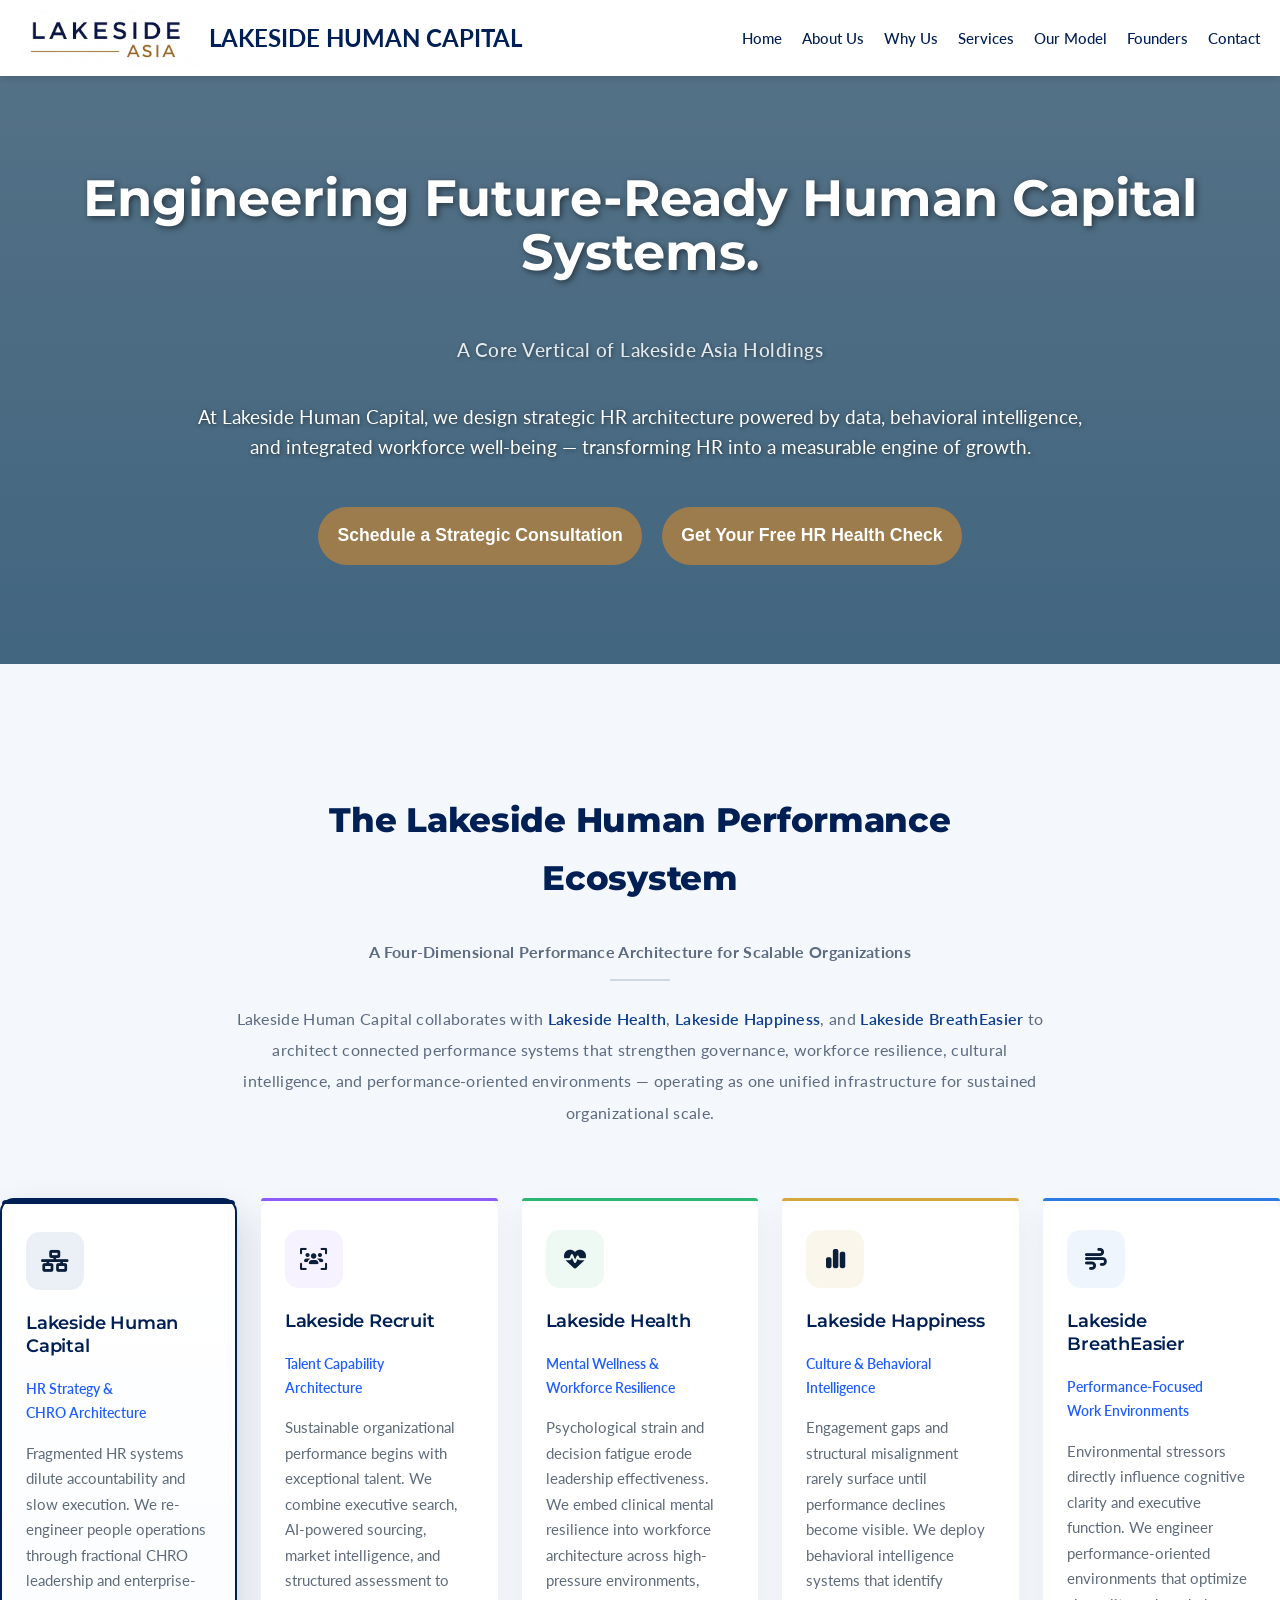
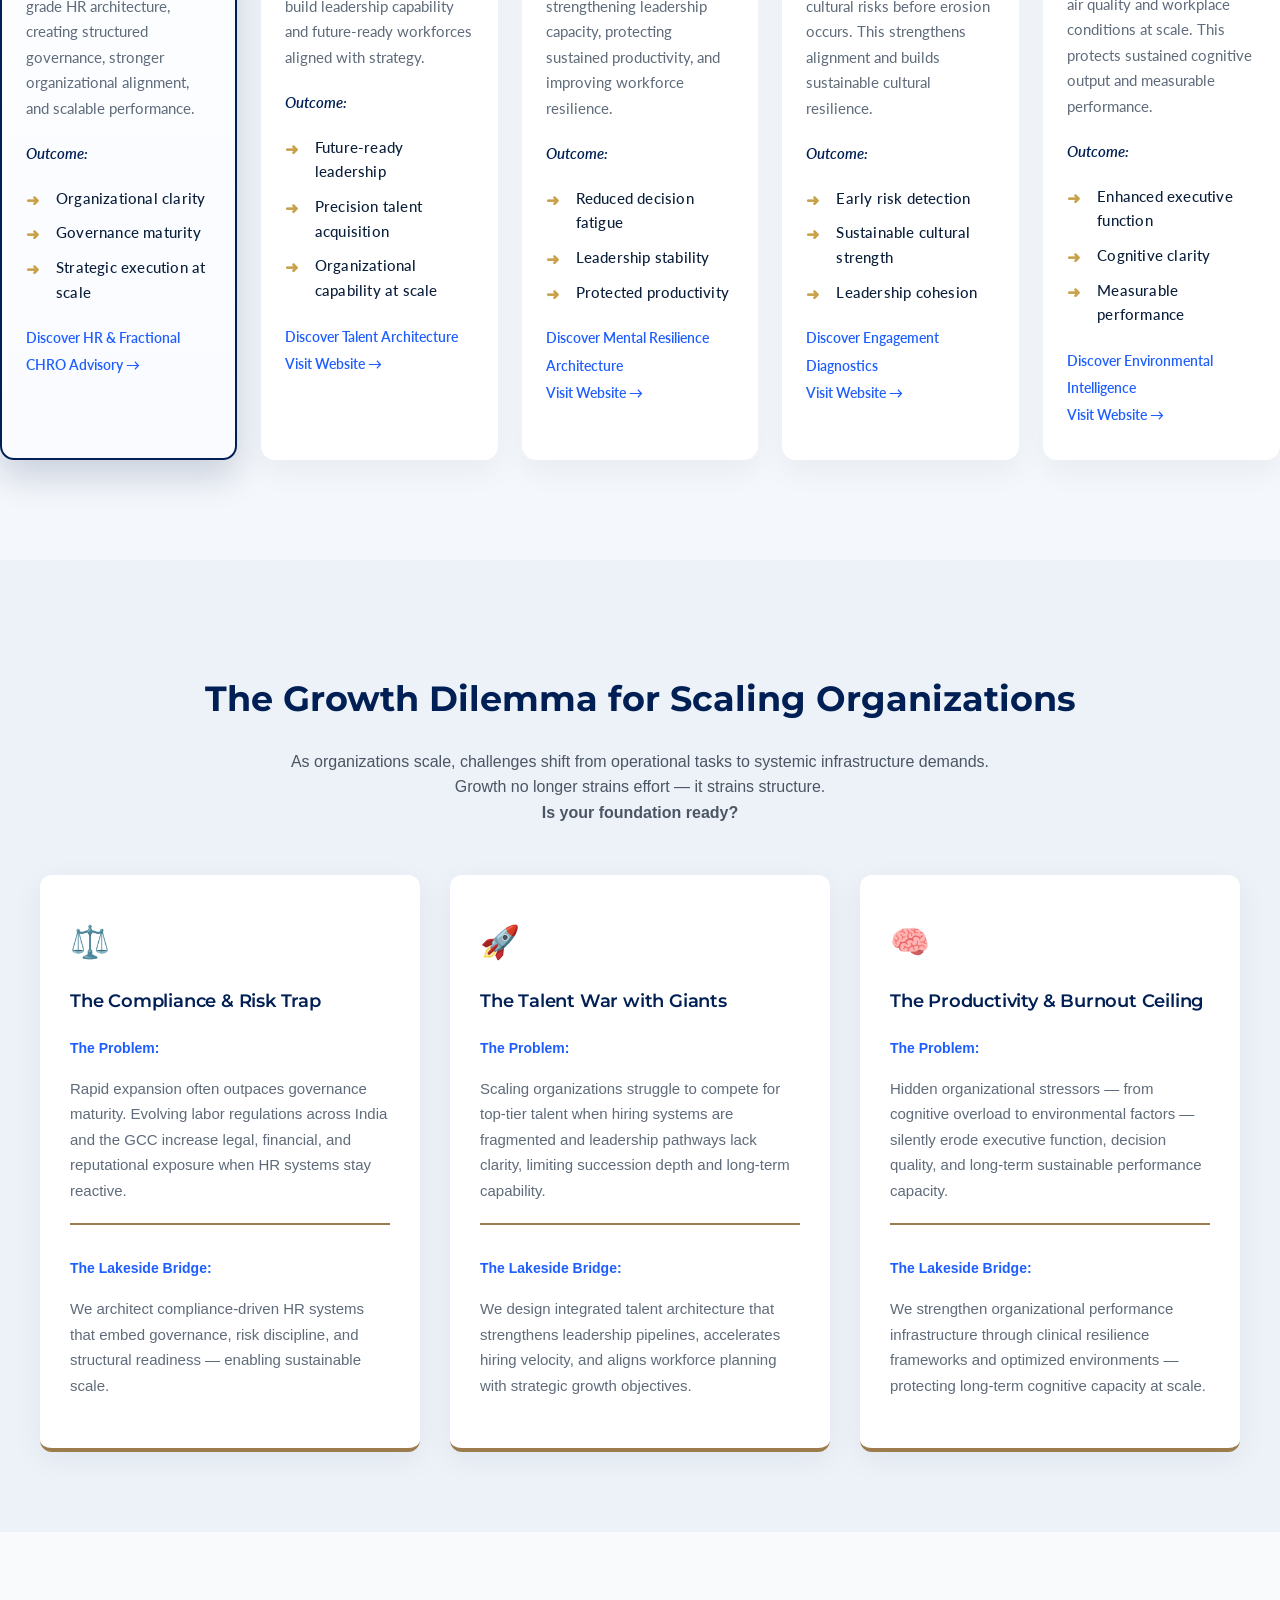
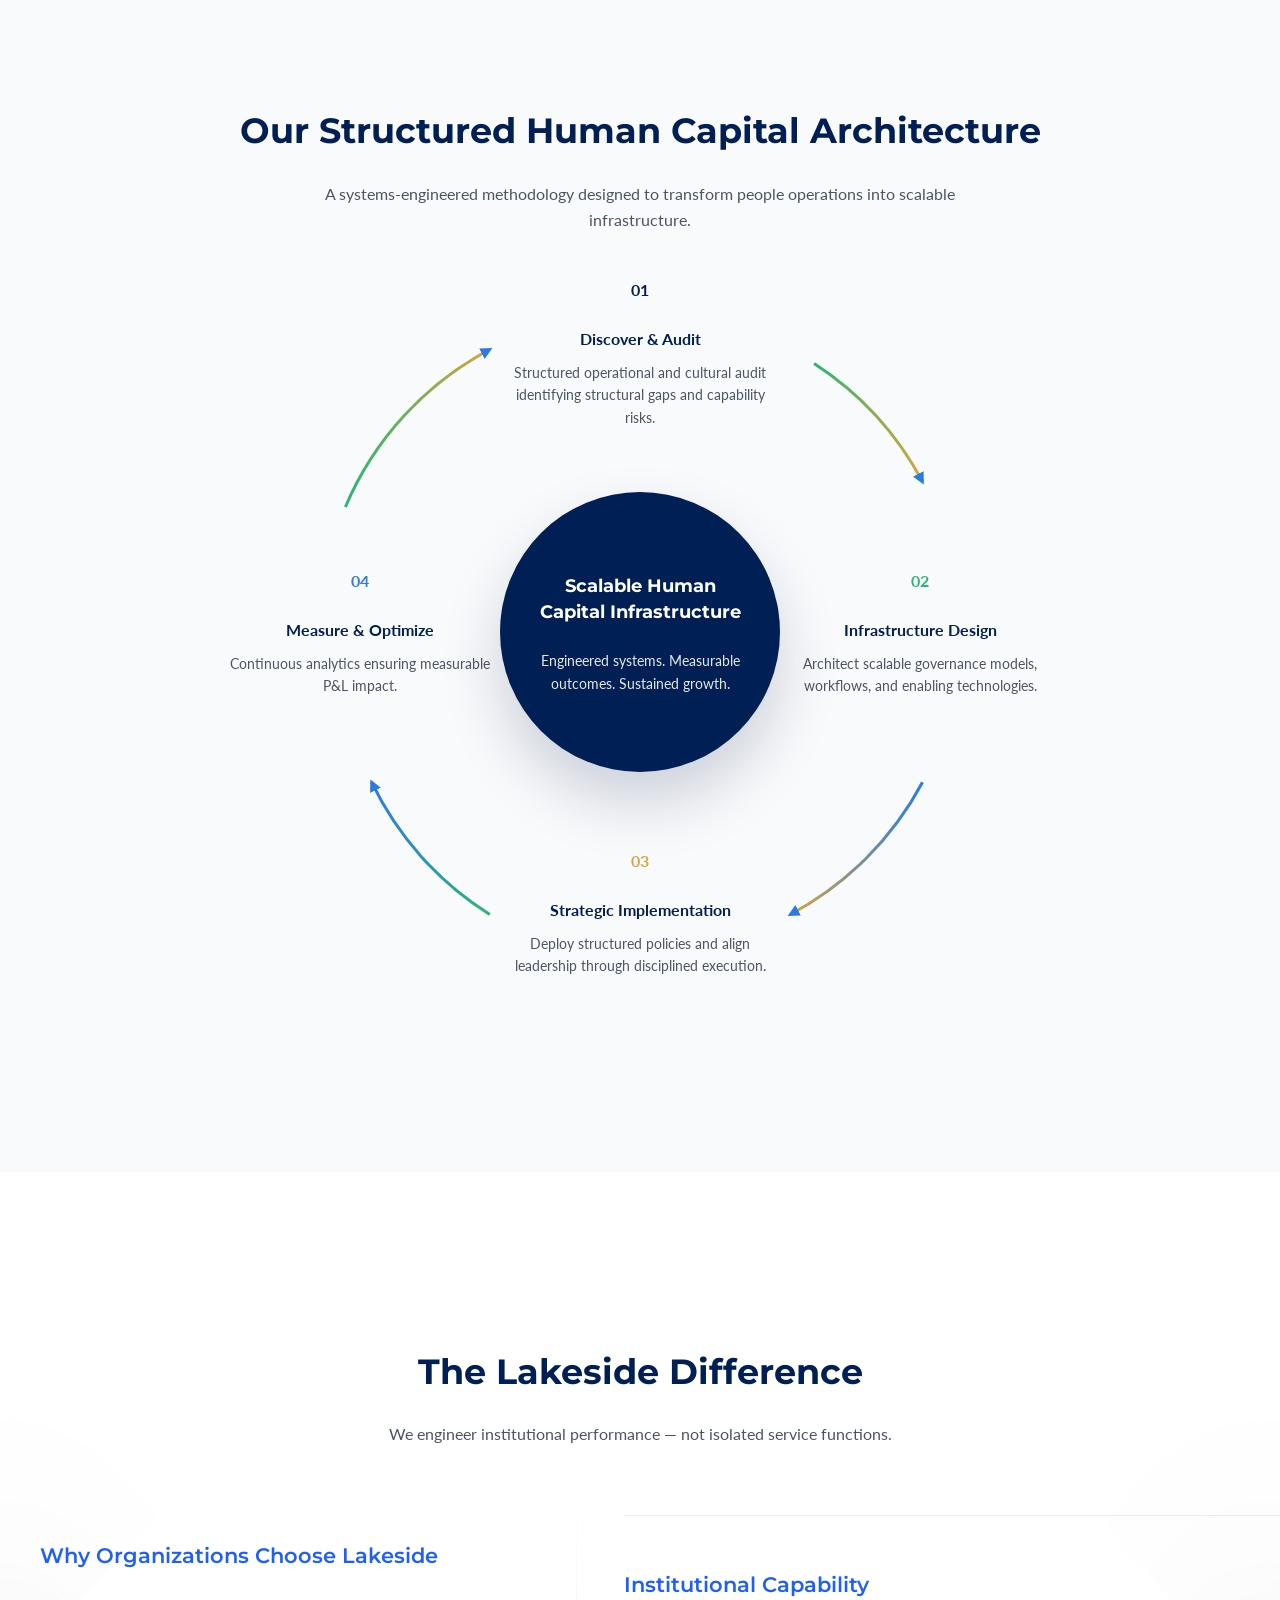
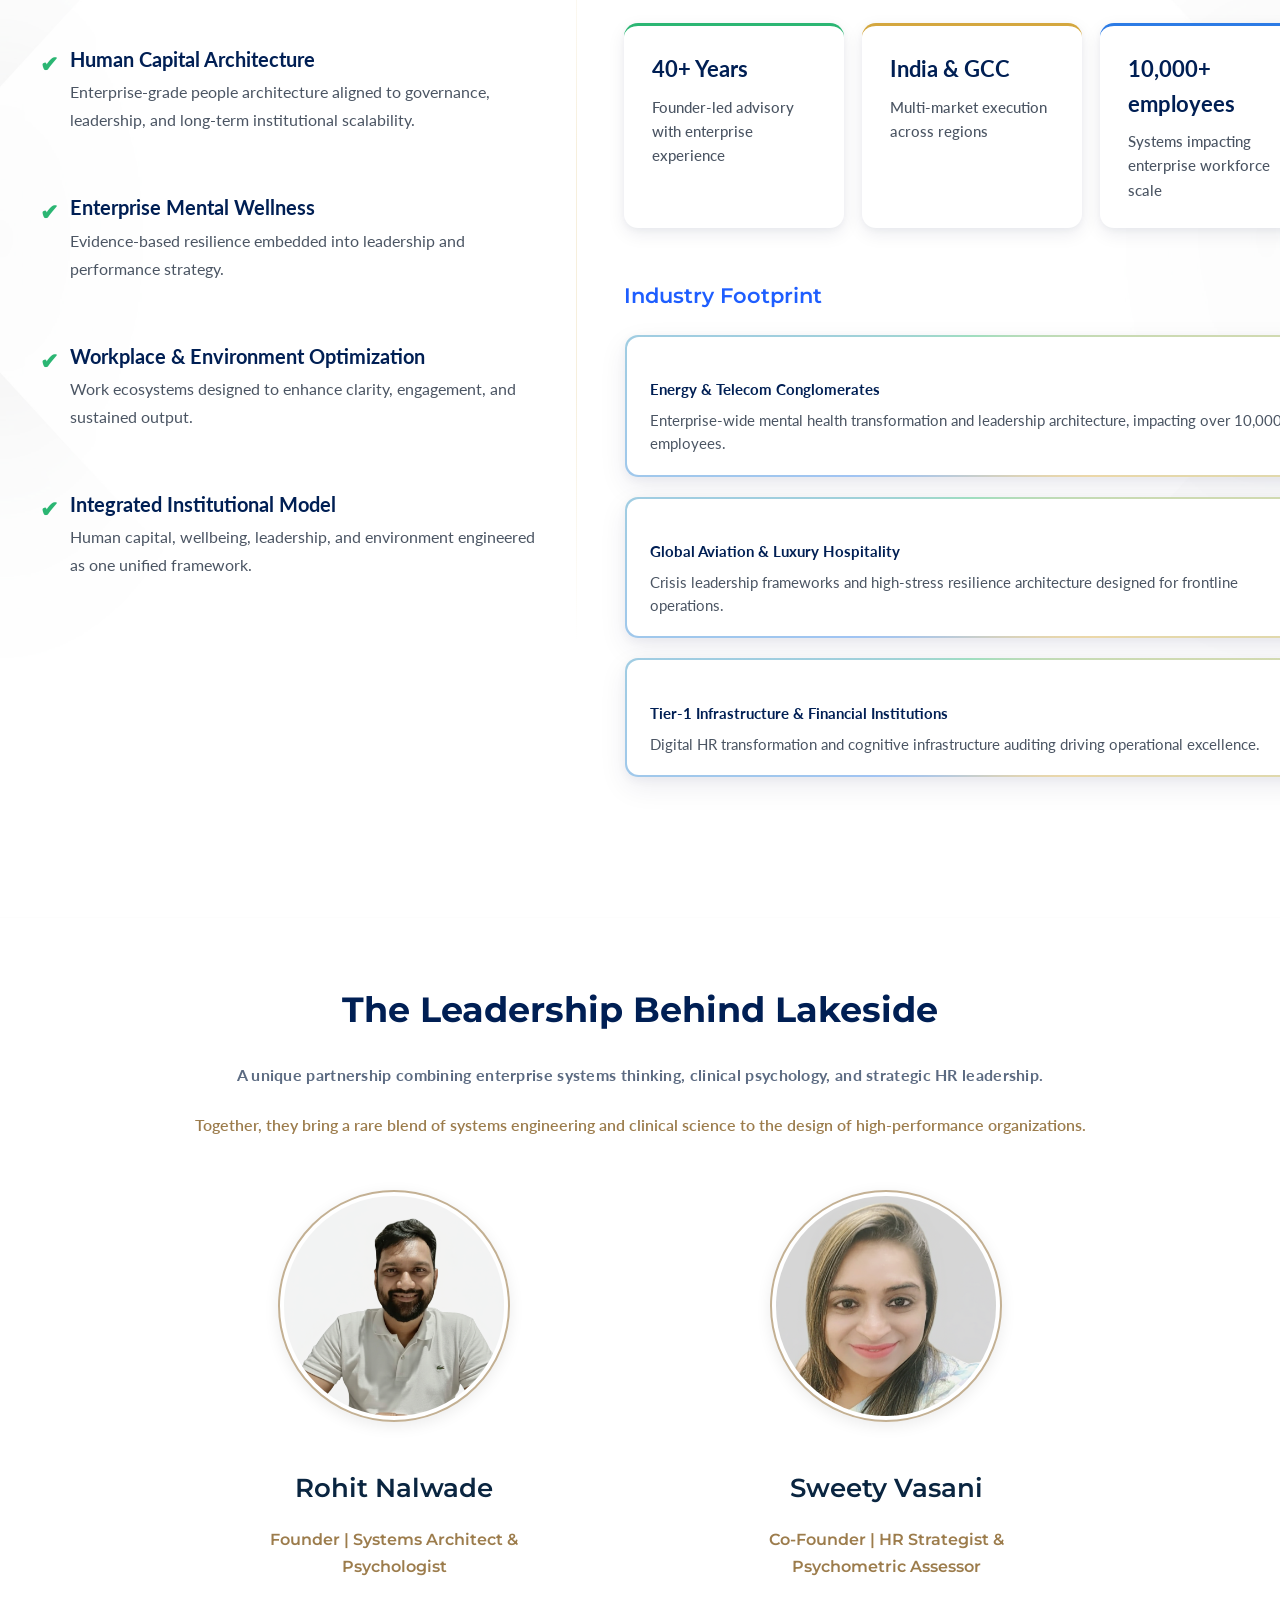
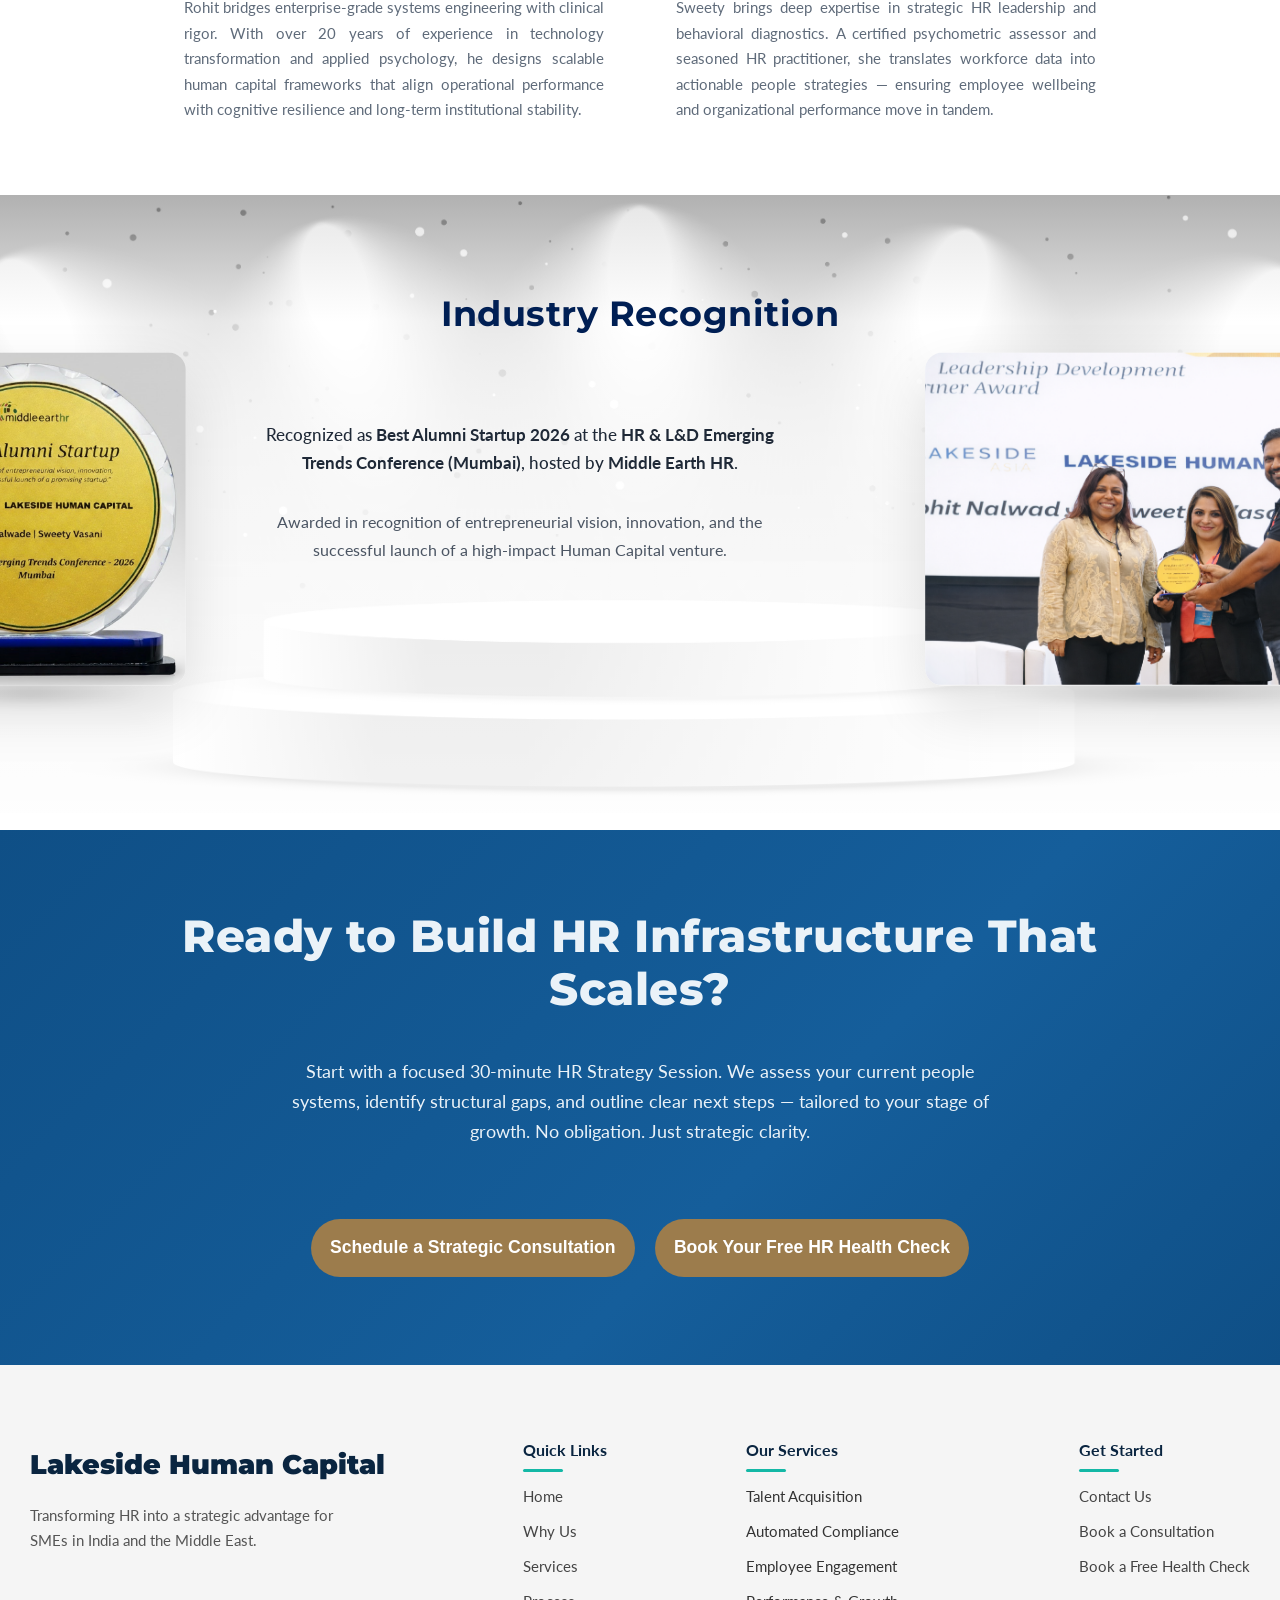
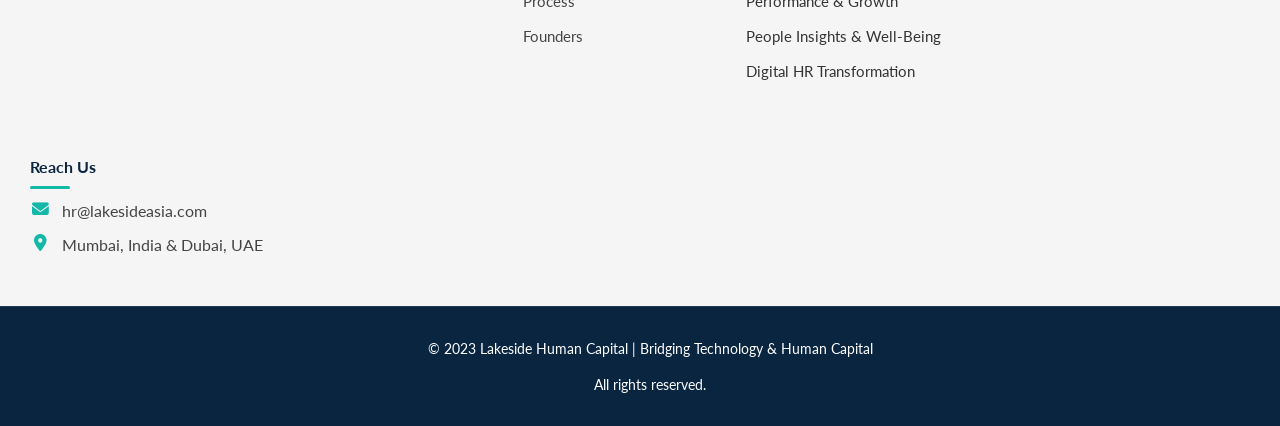
<file: index.html>
<!DOCTYPE html>
<html lang="en">
<head>
  <meta property="og:title" content="Lakeside Human Capital | HR Consulting & Transformation" />
<meta property="og:description" content="Building scalable people systems for growing organizations across India & GCC." />
<meta property="og:image" content="https://i.ibb.co/MxCWHZfz/banner.png" />
  <meta property="og:type" content="website" />
  <meta charset="UTF-8" />
  <meta name="viewport" content="width=device-width, initial-scale=1.0"/>
  <title>Lakeside Human Capital | People + Technology</title>

    <!-- ✅ Load Google Fonts -->
  <link href="https://fonts.googleapis.com/css2?family=Lato:wght@300;400;700&family=Montserrat:wght@500;600;700&display=swap" rel="stylesheet">

   <link rel="stylesheet" href="https://cdnjs.cloudflare.com/ajax/libs/font-awesome/6.4.0/css/all.min.css">
  <link rel="stylesheet" href="assets/css/style.css?v=5" />

  <!-- Smooth Scroll -->
  <style>
    html {
      scroll-behavior: smooth;
    }
  </style>

 </head>
<body>
 <!-- Header -->
<header>
  <a href="index.html" class="brand">
    <img src="assets/Lakeside Human Capital Logo.png" alt="Lakeside Human Capital Logo" class="logo-img" />
    <span class="brand-name">
      <strong class="brand-bold">LAKESIDE HUMAN CAPITAL</strong> 
    </span>
  </a>
      <!-- add this inside header, after your <nav> -->
  <button class="menu-toggle" aria-label="Open menu" aria-expanded="false">☰</button>
  
  <nav>
    <ul>
      <li><a href="/" class="active">Home</a>
      <li><a href="about.html">About Us</a></li>
      <li><a href="#why-us">Why Us</a></li>
      <li><a href="services.html">Services</a></li>
      <li><a href="#our-model">Our Model</a></li>
      <li><a href="#about">Founders</a></li>
      <li><a href="contact.html">Contact</a></li>
    </ul>
  </nav>
</header>
  

  <!-- ✅ Add the mobile nav block right AFTER the header -->
  <nav class="mobile-nav" aria-hidden="true">
    <ul>
      <li><a href="#home">Home</a></li>
      <li><a href="about.html">About Us</a></li>
      <li><a href="#why-us">Why Us</a></li>
      <li><a href="#services">Services</a></li>
      <li><a href="#our-model">Our Model</a></li>
      <li><a href="#about">Founders</a></li>
      <li><a href="contact.html">Contact</a></li>
    </ul>
  </nav>
  
<!-- Hero -->
<section id="home" class="hero">
  <div class="hero-content">
    <h1>Engineering Future-Ready Human Capital Systems.</h1>
    

    <p class="hero-subline">
  A Core Vertical of Lakeside Asia Holdings
</p>

    <p>At Lakeside Human Capital, we design strategic HR architecture powered by data, behavioral intelligence, and integrated workforce well-being — transforming HR into a measurable engine of growth.</p>
    
    <a href="https://calendly.com/sweetyvasani/30min" target="_blank" class="btn-primary">Schedule a Strategic Consultation</a>
    <a href="https://forms.gle/rsZpRCJudDQxaKkz8" target="_blank" class="btn-secondary">Get Your Free HR Health Check</a>
  </div>
</section>

<!-- ================= New Eco-system section (final)================= -->
  
<section class="ecosystem-section">
  <div class="container">

    <div class="section-header">
      <h2>The Lakeside Human Performance Ecosystem</h2>
      <div class="framework-intro">
  <p class="framework-line">
    A Four-Dimensional Performance Architecture for Scalable Organizations
  </p>
        <p>
    Lakeside Human Capital collaborates with <span class="highlight-blue">Lakeside Health</span>, <span class="highlight-blue">Lakeside Happiness</span>, and <span class="highlight-blue">Lakeside BreathEasier</span>  to architect connected performance systems that strengthen governance, workforce resilience, cultural intelligence, and performance-oriented environments — operating as one unified infrastructure for sustained organizational scale.
  </p>
    </div>
</div>
    <div class="ecosystem-grid">

      <!-- Primary Card -->
      <div class="ecosystem-card primary">
        <div class="icon-wrapper">
  <i class="fas fa-network-wired"></i>
</div>
        <h3>Lakeside Human Capital</h3>
        <h4 class="card-subtitle">HR Strategy & <br>CHRO Architecture</h4>
        <p>
Fragmented HR systems dilute accountability and slow execution. We re-engineer people operations through fractional CHRO leadership and enterprise-grade HR architecture, creating structured governance, stronger organizational alignment, and scalable performance. </p>

                <p class="pillar-outcome">
          <span class="outcome-label">Outcome:</span> </p> 
                  <ul class="outcome-list">
  <li>Organizational clarity</li>
  <li>Governance maturity</li>
  <li>Strategic execution at scale</li>
</ul>
        
        <a href="services.html" class="learn-more">Discover HR & Fractional CHRO Advisory →</a>
      </div>

        <!-- Recruitment -->
      
      <div class="ecosystem-card">
        <div class="icon-wrapper">
  <i class="fas fa-users-viewfinder"></i>
</div>
        <h3>Lakeside Recruit</h3>
        <h4 class="card-subtitle">Talent Capability <br> Architecture</h4>
          <p>
Sustainable organizational performance begins with exceptional talent. We combine executive search, AI-powered sourcing, market intelligence, and structured assessment to build leadership capability and future-ready workforces aligned with strategy. </p>

        <p class="pillar-outcome">
          <span class="outcome-label">Outcome:</span> </p> 
        <ul class="outcome-list">
          <li> Future-ready leadership </li>
          <li> Precision talent acquisition </li>
          <li> Organizational capability at scale </li>
        </ul>
        
        <a href="https://recruit.lakesideasia.com/" target="_blank" class="learn-more">Discover Talent Architecture <br> Visit Website →</a>
      </div>


      <!-- Health -->
      <div class="ecosystem-card">
        <div class="icon-wrapper">
  <i class="fas fa-heart-pulse"></i>
</div>
        <h3>Lakeside Health</h3>
        <h4 class="card-subtitle">Mental Wellness & <br> Workforce Resilience</h4>
          <p>
Psychological strain and decision fatigue erode leadership effectiveness. We embed clinical mental resilience into workforce architecture across high-pressure environments, strengthening leadership capacity, protecting sustained productivity, and improving workforce resilience. </p>

        <p class="pillar-outcome">
          <span class="outcome-label">Outcome:</span> </p> 
        <ul class="outcome-list">
          <li> Reduced decision fatigue </li>
          <li> Leadership stability </li>
          <li> Protected productivity </li>
        </ul>
        
        <a href="https://health.lakesideasia.com/" target="_blank" class="learn-more">Discover Mental Resilience Architecture <br> Visit Website →</a>
      </div>

      <!-- Happiness -->
      <div class="ecosystem-card">
        <div class="icon-wrapper">
  <i class="fas fa-chart-simple"></i>
</div>
        <h3>Lakeside Happiness</h3>
        <h4 class="card-subtitle">Culture & Behavioral <br>Intelligence</h4>
          <p>
Engagement gaps and structural misalignment rarely surface until performance declines become visible. We deploy behavioral intelligence systems that identify cultural risks before erosion occurs. This strengthens alignment and builds sustainable cultural resilience. </p>

                <p class="pillar-outcome">
          <span class="outcome-label">Outcome:</span>  </p>
         <ul class="outcome-list">
           <li> Early risk detection </li>
           <li> Sustainable cultural strength </li>
           <li> Leadership cohesion</li>
         </ul>
                  
        <a href="https://rohitnalwade.github.io/Happiness/" target="_blank" class="learn-more">Discover Engagement Diagnostics <br> Visit Website →</a>
      </div>

      <!-- BreathEasier -->
      <div class="ecosystem-card">
        <div class="icon-wrapper">
  <i class="fas fa-wind"></i>
</div>
        <h3>Lakeside BreathEasier</h3>
        <h4 class="card-subtitle">Performance-Focused <br> Work Environments</h4>
        <p>
Environmental stressors directly influence cognitive clarity and executive function. We engineer performance-oriented environments that optimize air quality and workplace conditions at scale. This protects sustained cognitive output and measurable performance.  </p>

        <p class="pillar-outcome">
          <span class="outcome-label">Outcome:</span>  </p>
                 <ul class="outcome-list">
           <li> Enhanced executive function </li>
           <li> Cognitive clarity </li>
           <li> Measurable performance </li>
         </ul>
        
        <a href="https://breathe.lakesideasia.com/" target="_blank" class="learn-more">Discover Environmental Intelligence <br> Visit Website →</a>
      </div>

    </div>

  </div>
</section>

   

  
<!------------ Growth Dilemma  -------------->

<section class="growth-dilemma">
  <div class="container">
     <h2 class="section-title">The Growth Dilemma for Scaling Organizations</h2>
    <p class="section-subtitle">As organizations scale, challenges shift from operational tasks to systemic infrastructure demands. Growth no longer strains effort — it strains structure. <strong>
      <br>Is your foundation ready?</strong></p>

    <div class="growth-cards">
      <div class="card">
        <div class="card-icon">⚖️</div>
        <h3>The Compliance & Risk Trap</h3>
        <p> <span class="label">The Problem:</span></p> <p>Rapid expansion often outpaces governance maturity. Evolving labor regulations across India and the GCC increase legal, financial, and reputational exposure when HR systems stay reactive.</p>
        <p class="bridge-text"><span class="label">The Lakeside Bridge:</span> </p>
        <p>We architect compliance-driven HR systems that embed governance, risk discipline, and structural readiness — enabling sustainable scale.</p>
      </div>

      <div class="card">
        <div class="card-icon">🚀</div>
        <h3>The Talent War with Giants</h3>
        <p> <span class="label">The Problem:</span></p> 
        <p>Scaling organizations struggle to compete for top-tier talent when hiring systems are fragmented and leadership pathways lack clarity, limiting succession depth and long-term capability.</p>
        <p class="bridge-text"><span class="label">The Lakeside Bridge:</span> </p>
        <p>We design integrated talent architecture that strengthens leadership pipelines, accelerates hiring velocity, and aligns workforce planning with strategic growth objectives.</p>
      </div>

      <div class="card highlight-card">
        <div class="card-icon">🧠</div>
        <h3>The Productivity & Burnout Ceiling</h3>
       <p> <span class="label">The Problem:</span></p> 
        <p>Hidden organizational stressors — from cognitive overload to environmental factors — silently erode executive function, decision quality, and long-term sustainable performance capacity.</p>
        <p class="bridge-text"><span class="label">The Lakeside Bridge:</span> <p>
          <p>We strengthen organizational performance infrastructure through clinical resilience frameworks and optimized environments — protecting long-term cognitive capacity at scale.</p>
      </div>
    </div>
  </div>
</section>



<!------------ Blueprint Architecture Grid (Circular Core) -------------->

  <section class="framework-blueprint">
  <div class="container">
    <h2 class="section-title">Our Structured Human Capital Architecture</h2>
    <p class="section-subtitle">
      A systems-engineered methodology designed to transform people operations into scalable infrastructure.
    </p>

    <div class="blueprint-wrapper">

<svg class="process-arcs" viewBox="0 0 600 600" width="600" height="600" preserveAspectRatio="xMidYMid meet">
  <defs>
    <linearGradient id="grad1" x1="0%" y1="0%" x2="100%" y2="0%">
      <stop offset="0%" stop-color="#2bb673"/>
      <stop offset="100%" stop-color="#d4a73f"/>
    </linearGradient>
    <linearGradient id="grad2" x1="0%" y1="0%" x2="100%" y2="0%">
      <stop offset="0%" stop-color="#d4a73f"/>
      <stop offset="100%" stop-color="#2c7be5"/>
    </linearGradient>
    <linearGradient id="grad3" x1="0%" y1="0%" x2="100%" y2="0%">
      <stop offset="0%" stop-color="#2c7be5"/>
      <stop offset="100%" stop-color="#2bb673"/>
    </linearGradient>
    <marker id="arrow" markerWidth="4" markerHeight="4" refX="3" refY="2" orient="auto">
      <polygon points="0 0, 4 2, 0 4" fill="#2c7be5"/>
    </marker>
  </defs>

  <!-- 01 (top) → 02 (right) – start 33° after top, end 28° before right -->
  <path d="M474.1 31.6 A320 320 0 0 1 582.5 149.8"
        stroke="url(#grad1)" stroke-width="3" fill="none" marker-end="url(#arrow)" />

  <!-- 02 (right) → 03 (bottom) – 28° offset both ends -->
  <path d="M582.5 450.2 A320 320 0 0 1 450.2 582.5"
        stroke="url(#grad2)" stroke-width="3" fill="none" marker-end="url(#arrow)" />

  <!-- 03 (bottom) → 04 (left) – 28° offset both ends -->
  <path d="M149.8 582.5 A320 320 0 0 1 31.6 450.2"
        stroke="url(#grad3)" stroke-width="3" fill="none" marker-end="url(#arrow)" />

  <!-- 04 (left) → 01 (top) – start 23° after left, end 28° before top -->
  <path d="M5.4 175.0 A320 320 0 0 1 149.8 17.5"
        stroke="url(#grad1)" stroke-width="3" fill="none" marker-end="url(#arrow)" />
</svg>


      <!-- Center Circle -->
      <div class="blueprint-core">
        <h3>Scalable Human<br>Capital Infrastructure</h3>
        <p>Engineered systems. Measurable outcomes. Sustained growth.</p>
      </div>

      <!-- Step 1 -->
      <div class="blueprint-step step-1">
        <span>01</span>
        <h4>Discover & Audit</h4>
        <p>Structured operational and cultural audit identifying structural gaps and capability risks.</p>
      </div>

      <!-- Step 2 -->
      <div class="blueprint-step step-2">
        <span>02</span>
        <h4>Infrastructure Design</h4>
        <p>Architect scalable governance models, workflows, and enabling technologies.</p>
      </div>

      <!-- Step 3 -->
      <div class="blueprint-step step-3">
        <span>03</span>
        <h4>Strategic Implementation</h4>
        <p>Deploy structured policies and align leadership through disciplined execution.</p>
      </div>

      <!-- Step 4 -->
      <div class="blueprint-step step-4">
        <span>04</span>
        <h4>Measure & Optimize</h4>
        <p>Continuous analytics ensuring measurable P&L impact.</p>
      </div>
      
    </div>
  </div>
</section>


  

  <!-- ================= WHY US ================= -->

   

 <section class="lakeside-difference">
  <div class="container">

    <!-- CENTERED SECTION HEADER -->
    <h2 class="section-title">The Lakeside Difference</h2>
    <p class="section-subtitle">
      We engineer institutional performance — not isolated service functions.
    </p>

    <!-- TWO COLUMN LAYOUT -->
    <div class="difference-columns">

      <!-- LEFT SIDE -->
      <div class="difference-left">

          <h3 class="difference-subheading">
    Why Organizations Choose Lakeside
  </h3>

        <ul class="difference-list">
          <li>
            <h4>Human Capital Architecture</h4>
            <p>Enterprise-grade people architecture aligned to governance, leadership, and long-term institutional scalability.</p>
          </li>

          <li>
            <h4>Enterprise Mental Wellness</h4>
            <p>Evidence-based resilience embedded into leadership and performance strategy.</p>
          </li>

          <li>
            <h4>Workplace & Environment Optimization</h4>
            <p>Work ecosystems designed to enhance clarity, engagement, and sustained output.</p>
          </li>

          <li>
            <h4>Integrated Institutional Model</h4>
            <p>Human capital, wellbeing, leadership, and environment engineered as one unified framework.</p>
          </li>
        </ul>

      </div>

      <!-- RIGHT SIDE -->
      <div class="difference-right">


         <!-- ROW 1: Institutional Capability -->
  <div class="capability-row">
    <h3>Institutional Capability</h3>

        <div class="capability-cards">
      <div class="cap-card">
        <span class="cap-highlight">40+ Years</span>
         <p>Founder-led advisory with enterprise experience</p>
          </div>

          <div class="cap-card">
         <span class="cap-highlight">India & GCC</span>
            <p>Multi-market execution across regions </p> 
          </div>

             <div class="cap-card">
               <span class="cap-highlight">10,000+ employees</span>
         <p>Systems impacting enterprise workforce scale </p> 
          </div>
           
        </div>
    </div>

    <!-- ROW 2: Industry Footprint -->
  <div class="industry-row">
    <h3>Industry Footprint</h3>
       
          <div class="industry-cards">

            <div class="industry-mini-card">
               <h4>Energy & Telecom Conglomerates</h4>
           <p>Enterprise-wide mental health transformation and leadership architecture, impacting over 10,000+ employees.</p>
          </div>
          
            <div class="industry-mini-card">
             <h4>Global Aviation & Luxury Hospitality</h4>
            <p>Crisis leadership frameworks and high-stress resilience architecture designed for frontline operations.</p>
          </div>

          <div class="industry-mini-card">
            <h4>Tier-1 Infrastructure & Financial Institutions</h4>
            <p>Digital HR transformation and cognitive infrastructure auditing driving operational excellence.</p>
          </div>


        </div>

      </div>

    </div>

</section>

    <!-- Founders Section OLD-->

      <!-- Founders Section -->
<section id="about" class="page-header">
  <h2 class="section-title">The Leadership Behind Lakeside</h2>
    <p class="lead-subtitle">
A unique partnership combining enterprise systems thinking, clinical psychology, and strategic HR leadership.</p>
   <span class="founder-additionalpara ">Together, they bring a rare blend of systems engineering and clinical science to the design of high-performance organizations.</span>
</section>

<section class="founders">
  <div class="founder">
    <img src="assets/Rohit.png" alt="Rohit Nalwade" class="founder-img" />
    <h2>Rohit Nalwade</h2>
    <h3>Founder | Systems Architect & <br> Psychologist</h3>
    <p>Rohit bridges enterprise-grade systems engineering with clinical rigor. With over 20 years of experience in technology transformation and applied psychology, he designs scalable human capital frameworks that align operational performance with cognitive resilience and long-term institutional stability.</p>
  </div>
  <div class="founder">
    <img src="assets/Sweety.png" alt="Sweety Vasani" class="founder-img" />
    <h2>Sweety Vasani</h2>
    <h3>Co-Founder | HR Strategist & <br> Psychometric Assessor</h3>
    <p>Sweety brings deep expertise in strategic HR leadership and behavioral diagnostics. A certified psychometric assessor and seasoned HR practitioner, she translates workforce data into actionable people strategies — ensuring employee wellbeing and organizational performance move in tandem.</p>
  </div>
</section>

      <!-- ================== Award Recognition ================== -->  

<section class="industry-recognition">

  <!-- Section Heading (like other sections) -->
  <h2 class="section-title reveal reveal-delay-1">Industry Recognition</h2>
  
  <div class="recognition-container">

    <!-- Left: Trophy -->
    <div class="recognition-image reveal reveal-delay-2">
      <img src="assets/Trophy-Lakeside1.jpg" alt="Best Alumni Startup Award">
    </div>

    <!-- Center: Text -->
    <div class="recognition-text reveal reveal-delay-3">
        <p class="recognition-highlight">
        Recognized as <strong>Best Alumni Startup 2026</strong> at the
        <strong>HR & L&D Emerging Trends Conference (Mumbai)</strong>,
        hosted by <strong>Middle Earth HR</strong>.
      </p>

      <p>
        Awarded in recognition of entrepreneurial vision, innovation,
        and the successful launch of a high-impact Human Capital venture.
      </p>
    </div>

    <!-- Right: Event Photo -->
    <div class="recognition-event reveal reveal-delay-4">
      <img src="assets/Award - Lakeside Human Capital.PNG" alt="Lakeside receiving Best Alumni Startup Award">
    </div>

  </div>
</section>

   
      
           
  <!-- ================== HR HEALTH CHECK CTA SECTION ================== -->
<section id="hr-health-check" class="cta-section">
  <div class="cta-container">
    <h2>Ready to Build HR Infrastructure That Scales?</h2>
    <p>
      Start with a focused 30-minute HR Strategy Session. We assess your current people systems, identify structural gaps, and outline clear next steps — tailored to your stage of growth.
No obligation. Just strategic clarity.
    </p>
    <div class="cta-buttons">
      <a href="https://calendly.com/sweetyvasani/30min" target="_blank" class="btn-primary">
        Schedule a Strategic Consultation
      </a>
    <a href="https://forms.gle/rsZpRCJudDQxaKkz8" target="_blank" class="btn-secondary">
      Book Your Free HR Health Check
    </a>
  </div>
    </div>
</section>

  
<script>
  document.addEventListener("DOMContentLoaded", function() {
    const proofs = [
      { stat: "40", suffix: "%", title: "Reduction in Time-to-Hire", desc: "Our tech-enabled approach saves you critical time and resources in finding top talent." },
      { stat: "2", suffix: "x", title: "Faster HR Digitization", desc: "Our streamlined frameworks cut implementation time in half." },
      { stat: "25", suffix: "%", title: "Lower Compliance Risk", desc: "Proactive audits and governance structures reduce regulatory exposure." },
      { stat: "3", suffix: "x", title: "Increase in HR Efficiency", desc: "Automation + best practices free HR to focus on strategy, not admin." },
      { stat: "60", suffix: "%", title: "Higher Employee Engagement", desc: "Data-driven practices boost retention and satisfaction scores." },
      { stat: "50", suffix: "%", title: "Cost Savings in HR Tech", desc: "Curated tech stacks eliminate waste from unused licenses." },
      { stat: "90", suffix: " Days", title: "Transformation Roadmap", desc: "From diagnosis to execution, we deliver results in 3 months." }
    ];

    let index = 0;
    const rotator = document.getElementById("proof-rotator");

    function animateCountUp(element, target, suffix) {
      let current = 0;
      const duration = 1000;
      const steps = 30;
      const increment = target / steps;
      let step = 0;

      const timer = setInterval(() => {
        step++;
        current += increment;
        if (step >= steps) {
          clearInterval(timer);
          current = target;
        }
        element.textContent = Math.floor(current) + suffix;
      }, duration / steps);
    }

    function showProof() {
      const proof = proofs[index];

      // fade reset
      rotator.classList.remove("fade");
      void rotator.offsetWidth;
      rotator.classList.add("fade");

      // build content + ✅ progress bar
      rotator.innerHTML = `
        <h2 id="stat"></h2>
        <h3>${proof.title}</h3>
        <p>${proof.desc}</p>
        <div class="progress-bar"></div>
      `;

      const statEl = document.getElementById("stat");
      animateCountUp(statEl, parseInt(proof.stat), proof.suffix);

      index = (index + 1) % proofs.length;
    }

    showProof(); 
    setInterval(showProof, 5000);
  });
</script>

  <script>
  document.addEventListener("DOMContentLoaded", () => {
    const steps = document.querySelectorAll(".animate-step");

    const observer = new IntersectionObserver(
      (entries) => {
        entries.forEach((entry, index) => {
          if (entry.isIntersecting) {
            setTimeout(() => {
              entry.target.classList.add("visible");
            }, index * 200); // stagger by 200ms per step
          }
        });
      },
      { threshold: 0.2 }
    );

    steps.forEach(step => observer.observe(step));
  });
</script>

<!-- ================== FOOTER ================== -->
<footer class="site-footer">
  <div class="footer-container">

    <!-- Column 1: Brand + Tagline -->
    <div class="footer-column footer-brand">
      <h3 class="footer-logo">Lakeside Human Capital</h3>
      <p class="footer-tagline">
        Transforming HR into a strategic advantage for SMEs in India and the Middle East.
      </p>
    </div>

    <!-- Column 2: Quick Links -->
    <div class="footer-column explore-sub">
      <h4 class="sub-heading teal-underline">Quick Links</h4>
      <ul>
        <li><a href="./index.html">Home</a></li>
        <li><a href="./index.html#why-us">Why Us</a></li>
        <li><a href="./index.html#services">Services</a></li>
        <li><a href="./index.html#our-model">Process</a></li>
        <li><a href="./index.html#about">Founders</a></li>
      </ul>
    </div>

    <!-- Column 3: Our Services -->
    <div class="footer-column explore-sub">
      <h4 class="sub-heading teal-underline">Our Services</h4>
      <ul>
        <li><a href="./services/talent-acquisition.html">Talent Acquisition</a></li>
        <li><a href="./services/automated-compliance.html">Automated Compliance</a></li>
        <li><a href="./services/employee-engagement.html">Employee Engagement</a></li>
        <li><a href="./services/performance-management.html">Performance & Growth</a></li>
        <li><a href="./services/wellbeing.html">People Insights & Well-Being</a></li>
        <li><a href="./services/HR-transformation.html">Digital HR Transformation</a></li>
      </ul>
    </div>

    <!-- Column 4: Get Started (New CTA Column) -->
    <div class="footer-column explore-sub">
      <h4 class="sub-heading teal-underline">Get Started</h4>
      <ul>
        <li><a href="./contact.html">Contact Us</a></li>
        <li><a href="https://calendly.com/sweetyvasani/30min" target="_blank" rel="noopener noreferrer">Book a Consultation</a></li>
        <li><a href="https://forms.gle/rsZpRCJudDQxaKkz8" target="_blank" rel="noopener noreferrer">Book a Free Health Check</a></li>
      </ul>
    </div>

    <!-- Column 5: Reach Us (Renamed Contact Column) -->
    <div class="footer-column footer-contact">
      <h4 class="sub-heading teal-underline">Reach Us</h4>
      <p>
        <i class="fa-solid fa-envelope"></i>
        <a href="mailto:hr@lakesideasia.com">hr@lakesideasia.com</a>
      </p>
      <p>
        <i class="fa-solid fa-location-dot"></i>
        Mumbai, India & Dubai, UAE
      </p>
    </div>

  </div>

  <!-- Bottom line -->
  <div class="footer-bottom">
    <p>© 2023 Lakeside Human Capital | Bridging Technology & Human Capital</p>
    <p>All rights reserved.</p>
  </div>
</footer>

  <script>
document.addEventListener('DOMContentLoaded', function() {
  const toggle = document.querySelector('.menu-toggle');
  const mobileNav = document.querySelector('.mobile-nav');

  if (!toggle || !mobileNav) return;

  toggle.addEventListener('click', function(e) {
    e.stopPropagation();
    mobileNav.classList.toggle('open');
    const opened = mobileNav.classList.contains('open');
    toggle.setAttribute('aria-expanded', opened ? 'true' : 'false');
  });

  // close when clicking outside the mobile menu
  document.addEventListener('click', function(e) {
    if (!mobileNav.classList.contains('open')) return;
    if (mobileNav.contains(e.target) || toggle.contains(e.target)) return;
    mobileNav.classList.remove('open');
    toggle.setAttribute('aria-expanded', 'false');
  });
});
</script>


     <script>
document.addEventListener("DOMContentLoaded", function () {

  /* ===============================
     SCROLL REVEAL ANIMATION
  =============================== */

  const reveals = document.querySelectorAll(".reveal");

  if (reveals.length > 0) {
    const observer = new IntersectionObserver((entries, observer) => {
      entries.forEach(entry => {
        if (entry.isIntersecting) {
          entry.target.classList.add("active");
          observer.unobserve(entry.target); // animate only once
        }
      });
    }, {
      threshold: 0.2,
      rootMargin: "0px 0px -120px 0px"
    });

    reveals.forEach(el => observer.observe(el));
  }


  /* ===============================
     SUBTLE PARALLAX EFFECT
  =============================== */

  const section = document.querySelector(".industry-recognition");

if (section && window.innerWidth > 768) {
  window.addEventListener("scroll", function () {

      const rect = section.getBoundingClientRect();
      const windowHeight = window.innerHeight;

      if (rect.top < windowHeight && rect.bottom > 0) {
        const scrollProgress = rect.top / windowHeight;

        // -20px is your base background position
        // 15 controls movement intensity (keep subtle)
        section.style.backgroundPosition = 
          `center ${-20 + scrollProgress * 15}px`;
      }

    });
  }

});
</script>
      


  </body>
</html>
</file>
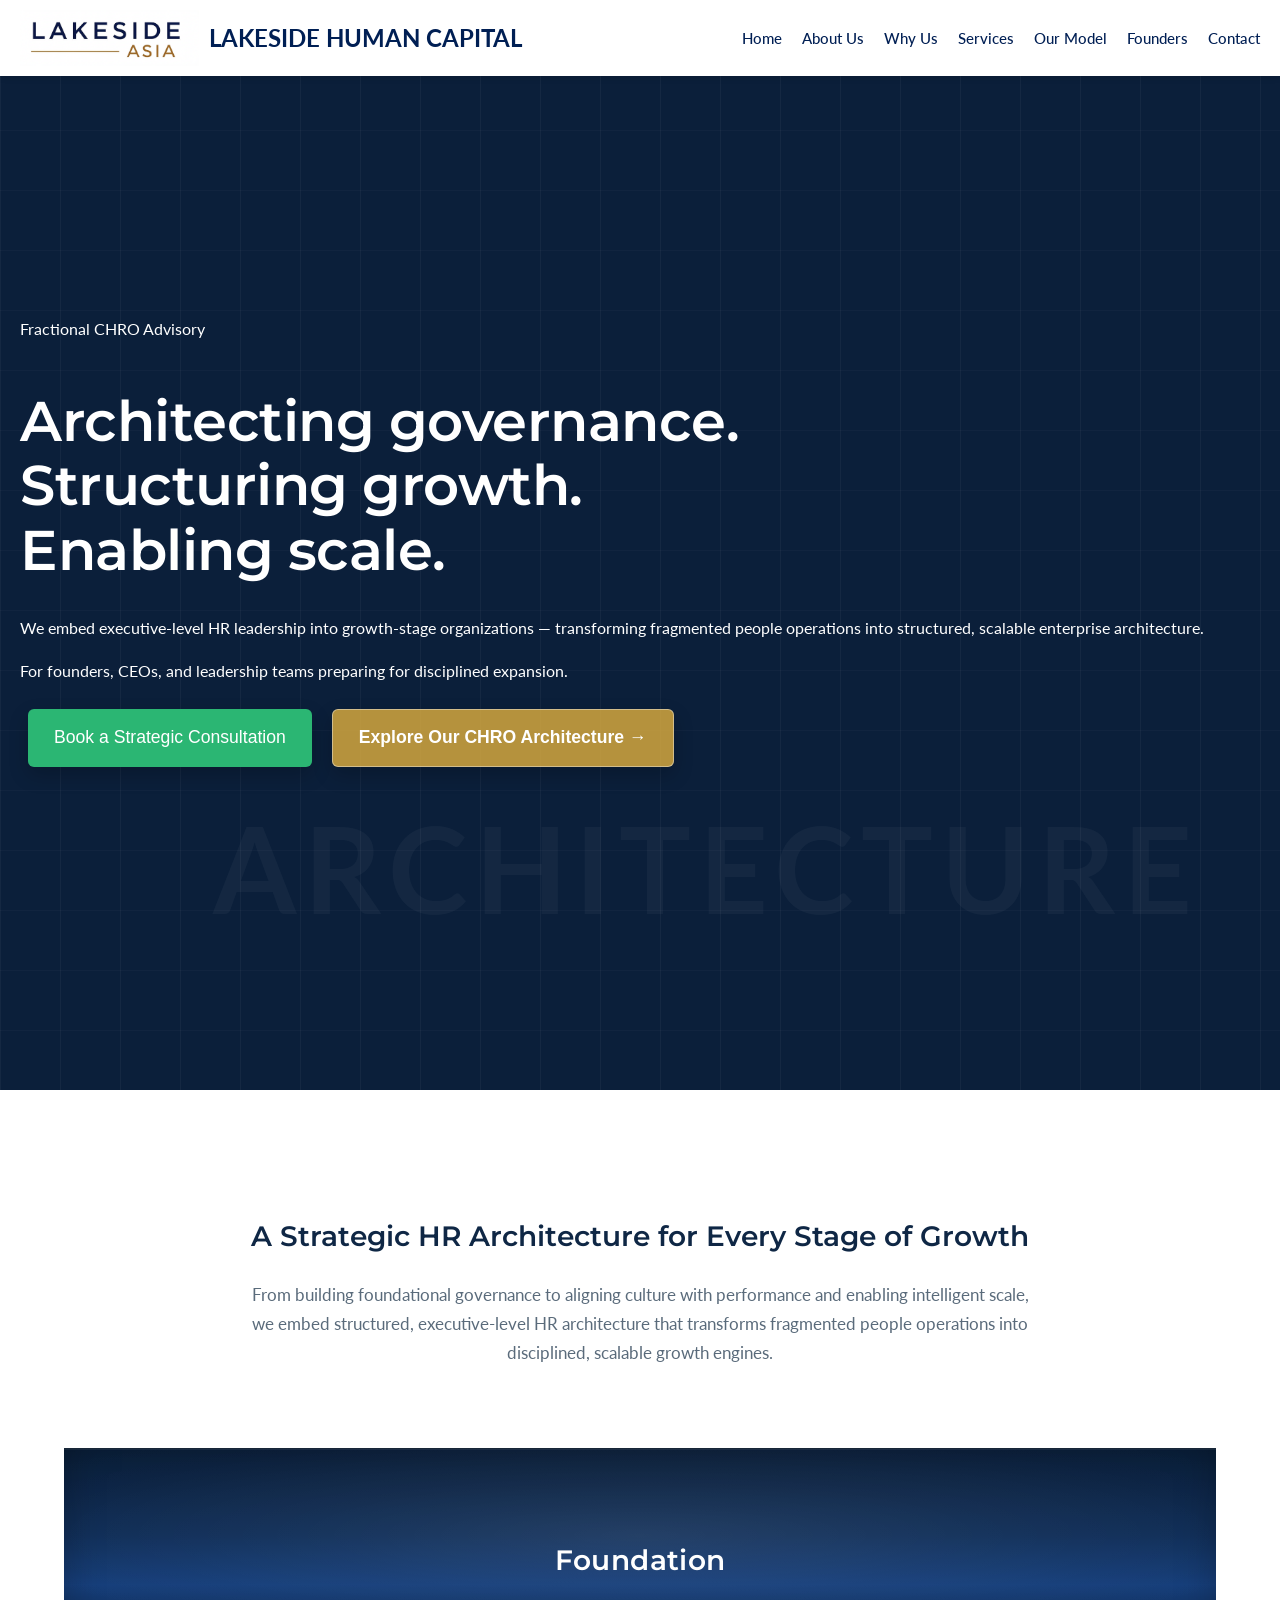
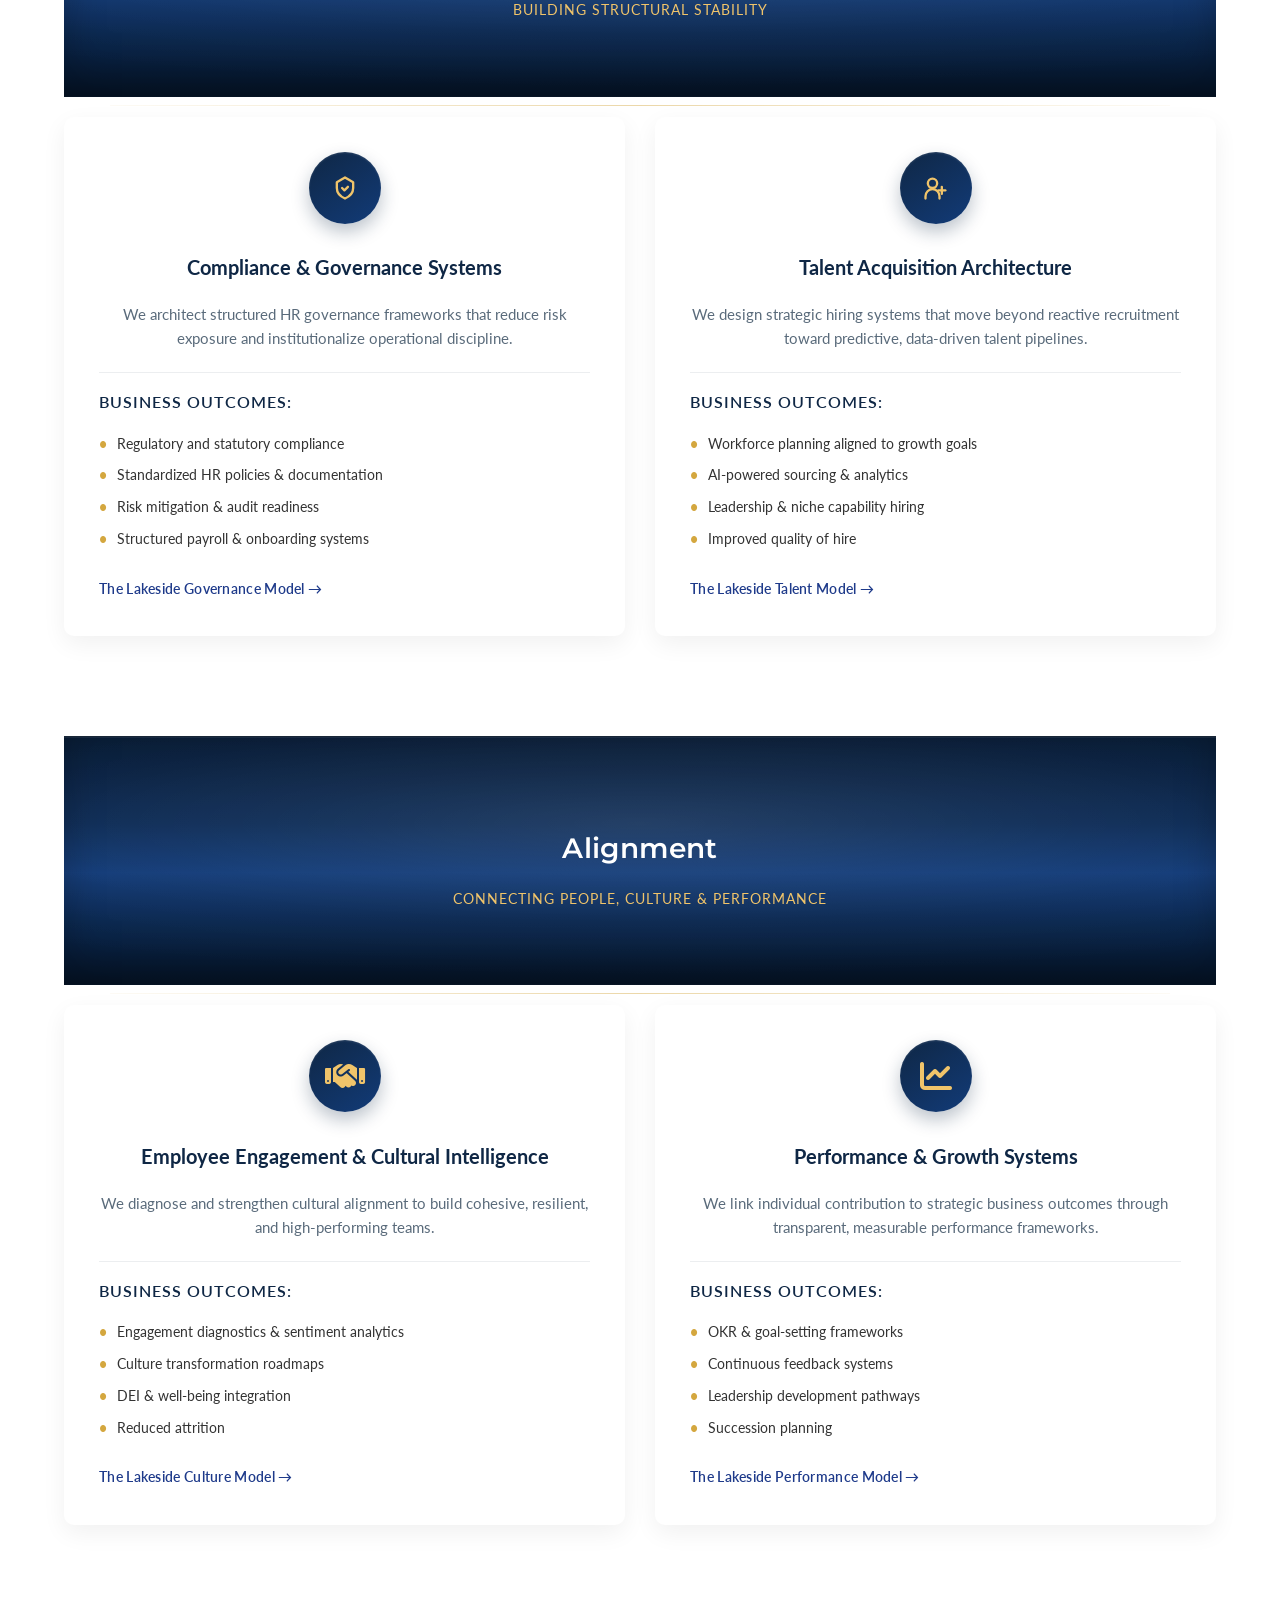
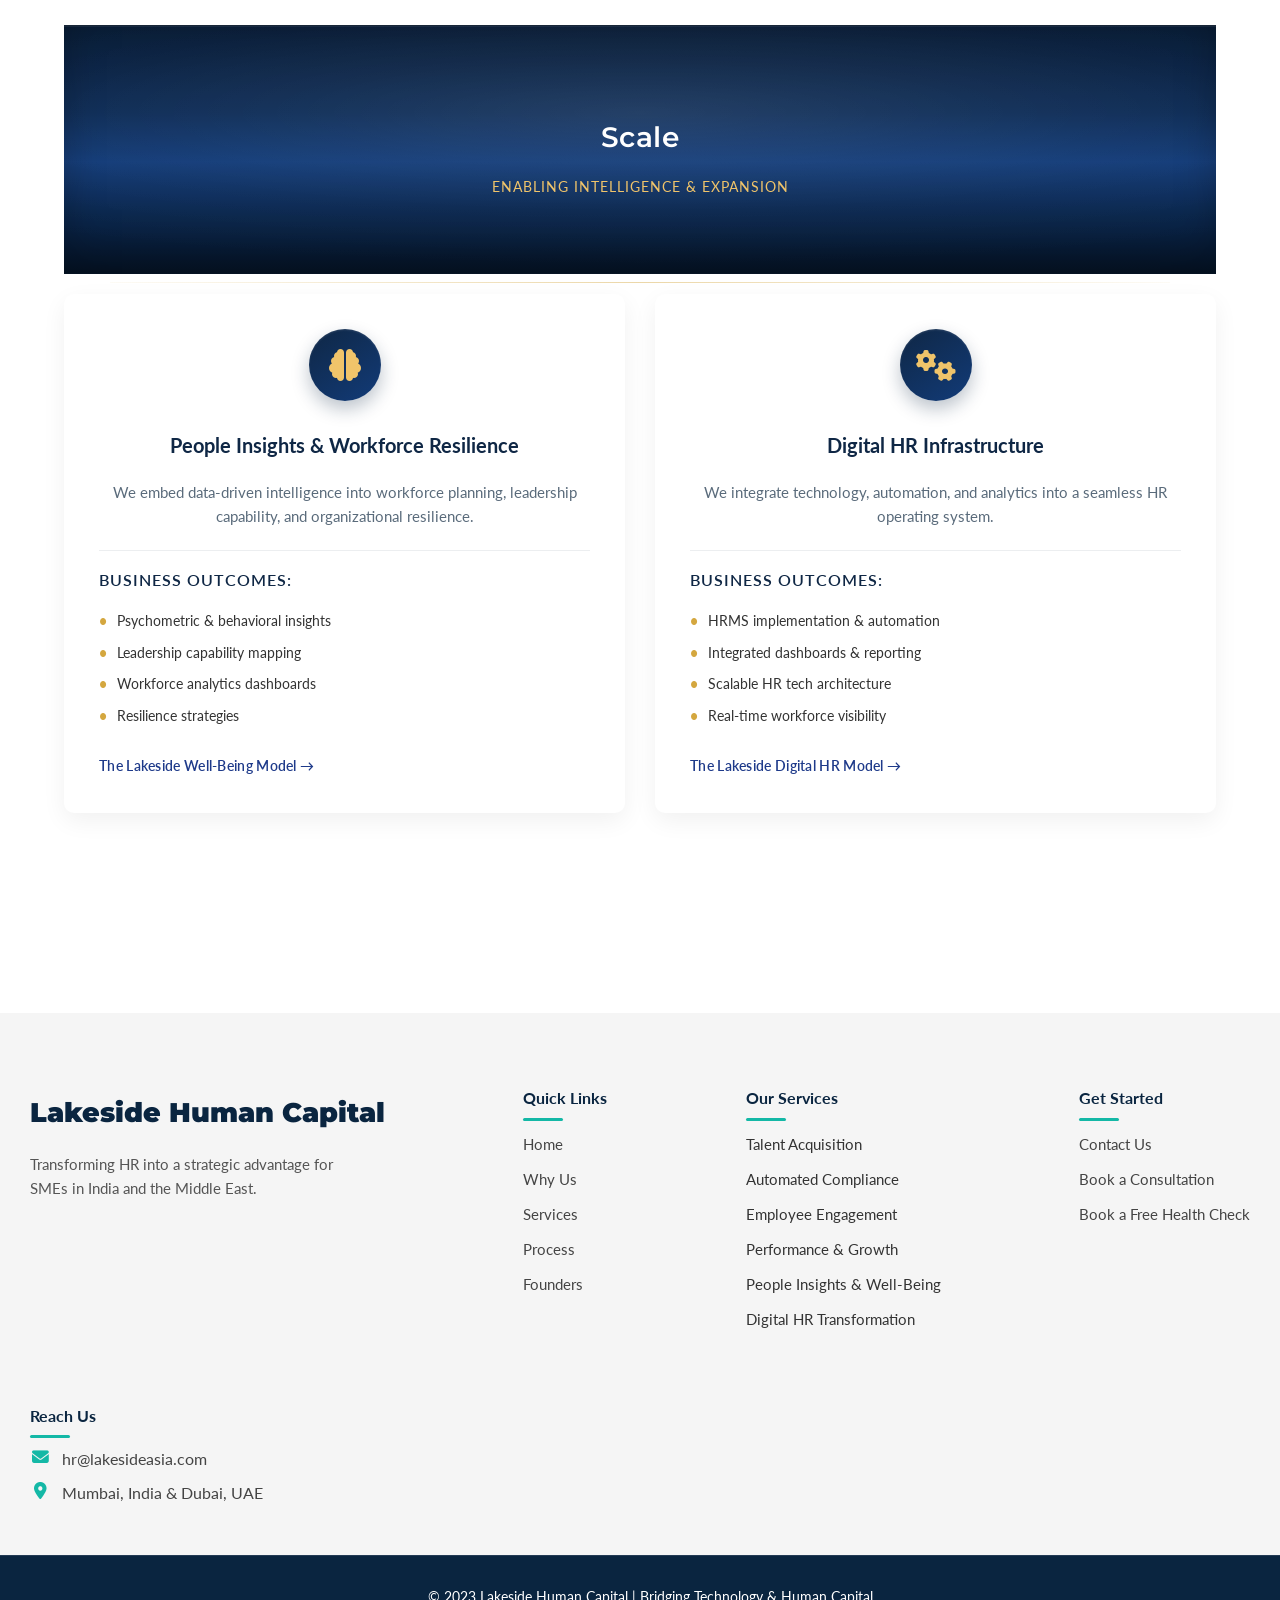
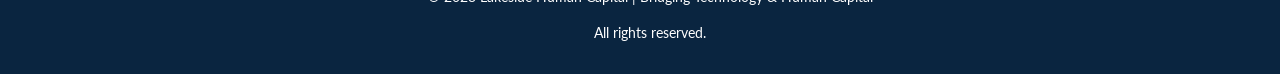
<file: services.html>
<!DOCTYPE html>
<html lang="en">
<head>
  <meta charset="UTF-8" />
  <meta name="viewport" content="width=device-width, initial-scale=1.0"/>
  <title>Lakeside Human Capital | People + Technology</title>

    <!-- ✅ Load Google Fonts -->
  <link href="https://fonts.googleapis.com/css2?family=Lato:wght@300;400;700&family=Montserrat:wght@500;600;700&display=swap" rel="stylesheet">

   <link rel="stylesheet" href="https://cdnjs.cloudflare.com/ajax/libs/font-awesome/6.4.0/css/all.min.css">
  <link rel="stylesheet" href="assets/css/style.css?v=5" />

  <!-- Smooth Scroll -->
  <style>
    html {
      scroll-behavior: smooth;
    }
  </style>

 </head>
<body>
  
 <!-- Header -->
<header>
  <a href="index.html" class="brand">
    <img src="assets/Lakeside Human Capital Logo.png" alt="Lakeside Human Capital Logo" class="logo-img" />
    <span class="brand-name">
      <strong class="brand-bold">LAKESIDE HUMAN CAPITAL</strong> 
    </span>
  </a>
      <!-- add this inside header, after your <nav> -->
  <button class="menu-toggle" aria-label="Open menu" aria-expanded="false">☰</button>
  
  <nav>
    <ul>
      <li><a href="index.html">Home</a></li>
      <li><a href="about.html">About Us</a></li>
      <li><a href="#why-us">Why Us</a></li>
      <li><a href="services.html" class="active">Services</a></li>
      <li><a href="#our-model">Our Model</a></li>
      <li><a href="#about">Founders</a></li>
      <li><a href="contact.html">Contact</a></li>
    </ul>
  </nav>
</header>
  

  <!-- ✅ Add the mobile nav block right AFTER the header -->
  <nav class="mobile-nav" aria-hidden="true">
    <ul>
      <li><a href="#home">Home</a></li>
      <li><a href="about.html">About Us</a></li>
      <li><a href="#why-us">Why Us</a></li>
      <li><a href="services.html">Services</a></li>
      <li><a href="#our-model">Our Model</a></li>
      <li><a href="#about">Founders</a></li>
      <li><a href="contact.html">Contact</a></li>
    </ul>
  </nav>


  <section class="chro-hero">
  <div class="hero-overlay"></div>

  <div class="hero-content">
    <span class="hero-eyebrow">Fractional CHRO Advisory</span>

    <h1>
  <span>Architecting governance.</span>
  <span>Structuring growth.</span>
  <span>Enabling scale.</span>
    </h1>

    <p class="hero-subtext">
      We embed executive-level HR leadership into growth-stage organizations —
      transforming fragmented people operations into structured, scalable
      enterprise architecture.
    </p>

    <p class="hero-audience">
      For founders, CEOs, and leadership teams preparing for disciplined expansion.
    </p>

<div class="hero-buttons">
  <a href="contact.html" class="btn-primary">
    Book a Strategic Consultation
  </a>
  <a href="#services-architecture" class="btn-secondary">
    Explore Our CHRO Architecture →
  </a>
</div>
  </div>

  <div class="hero-bg-word">ARCHITECTURE</div>

  <div class="hero-divider"></div>
</section>


  <!-- ================= CHRO ARCHITECTURE SECTION ================= -->
<section id="services-architecture" class="services-architecture">

  <div class="container">

    <!-- Section Heading -->
    <div class="architecture-intro">
      <h2>A Strategic HR Architecture for Every Stage of Growth</h2>
      <p>
        From building foundational governance to aligning culture with performance
        and enabling intelligent scale, we embed structured, executive-level HR
        architecture that transforms fragmented people operations into disciplined,
        scalable growth engines.
      </p>
    </div>

    <!-- ================= FOUNDATION ================= -->
    <div class="architecture-division">
      <div class="division-heading">
        <h3>Foundation</h3>
        <p>Building Structural Stability</p>
      </div>

      <div class="division-cards">
        <!-- Card 1 -->
        <div class="architecture-card">
          <div class="card-icon">
              <svg viewBox="0 0 24 24" width="28" height="28" fill="none" stroke="currentColor" stroke-width="2" stroke-linecap="round" stroke-linejoin="round">
    <path d="M12 3l7 4v5c0 5-3.5 7.5-7 9-3.5-1.5-7-4-7-9V7l7-4z"/>
    <path d="M9.5 12l2 2 3-3"/>
  </svg>
          </div>
          <h4>Compliance & Governance Systems</h4>
          <p class="card-desc">
            We architect structured HR governance frameworks that reduce risk exposure
            and institutionalize operational discipline.
          </p>
          <p class="card-outcome-title">Business Outcomes:</p>
          <ul>
            <li>Regulatory and statutory compliance</li>
            <li>Standardized HR policies & documentation</li>
            <li>Risk mitigation & audit readiness</li>
            <li>Structured payroll & onboarding systems</li>
          </ul>
          <a href="governance.html" class="card-link">The Lakeside Governance Model →</a>
        </div>

        <!-- Card 2 -->
        <div class="architecture-card">
          <div class="card-icon">
              <svg viewBox="0 0 24 24" width="28" height="28" fill="none" stroke="currentColor" stroke-width="2" stroke-linecap="round" stroke-linejoin="round">
    <circle cx="9" cy="8" r="4"/>
    <path d="M17 11v6"/>
    <path d="M14 14h6"/>
    <path d="M3 21v-2a6 6 0 0 1 12 0v2"/>
  </svg>
          </div>
          <h4>Talent Acquisition Architecture</h4>
          <p class="card-desc">
            We design strategic hiring systems that move beyond reactive recruitment
            toward predictive, data-driven talent pipelines.
          </p>
          <p class="card-outcome-title">Business Outcomes:</p>
          <ul>
            <li>Workforce planning aligned to growth goals</li>
            <li>AI-powered sourcing & analytics</li>
            <li>Leadership & niche capability hiring</li>
            <li>Improved quality of hire</li>
          </ul>
          <a href="talent-model.html" class="card-link">The Lakeside Talent Model →</a>
        </div>
      </div>
    </div>

    <!-- ================= ALIGNMENT ================= -->
    <div class="architecture-division">
      <div class="division-heading">
        <h3>Alignment</h3>
        <p>Connecting People, Culture & Performance</p>
      </div>

      <div class="division-cards">
        <!-- Card 3 -->
        <div class="architecture-card">
          <div class="card-icon">
            <i class="fas fa-handshake"></i>
          </div>
          <h4>Employee Engagement & Cultural Intelligence</h4>
          <p class="card-desc">
            We diagnose and strengthen cultural alignment to build cohesive,
            resilient, and high-performing teams.
          </p>
          <p class="card-outcome-title">Business Outcomes:</p>
          <ul>
            <li>Engagement diagnostics & sentiment analytics</li>
            <li>Culture transformation roadmaps</li>
            <li>DEI & well-being integration</li>
            <li>Reduced attrition</li>
          </ul>
          <a href="culture.html" class="card-link">The Lakeside Culture Model →</a>
        </div>

        <!-- Card 4 -->
        <div class="architecture-card">
          <div class="card-icon">
            <i class="fas fa-chart-line"></i>
          </div>
          <h4>Performance & Growth Systems</h4>
          <p class="card-desc">
            We link individual contribution to strategic business outcomes
            through transparent, measurable performance frameworks.
          </p>
          <p class="card-outcome-title">Business Outcomes:</p>
          <ul>
            <li>OKR & goal-setting frameworks</li>
            <li>Continuous feedback systems</li>
            <li>Leadership development pathways</li>
            <li>Succession planning</li>
          </ul>
          <a href="performance.html" class="card-link">The Lakeside Performance Model →</a>
        </div>
      </div>
    </div>

    <!-- ================= SCALE ================= -->
    <div class="architecture-division">
      <div class="division-heading">
        <h3>Scale</h3>
        <p>Enabling Intelligence & Expansion</p>
      </div>

      <div class="division-cards">
        <!-- Card 5 -->
        <div class="architecture-card">
          <div class="card-icon">
            <i class="fas fa-brain"></i>
          </div>
          <h4>People Insights & Workforce Resilience</h4>
          <p class="card-desc">
            We embed data-driven intelligence into workforce planning,
            leadership capability, and organizational resilience.
          </p>
          <p class="card-outcome-title">Business Outcomes:</p>
          <ul>
            <li>Psychometric & behavioral insights</li>
            <li>Leadership capability mapping</li>
            <li>Workforce analytics dashboards</li>
            <li>Resilience strategies</li>
          </ul>
          <a href="wellbeing.html" class="card-link">The Lakeside Well-Being Model →</a>
        </div>

        <!-- Card 6 -->
        <div class="architecture-card">
          <div class="card-icon">
            <i class="fas fa-cogs"></i>
          </div>
          <h4>Digital HR Infrastructure</h4>
          <p class="card-desc">
            We integrate technology, automation, and analytics into a seamless
            HR operating system.
          </p>
          <p class="card-outcome-title">Business Outcomes:</p>
          <ul>
            <li>HRMS implementation & automation</li>
            <li>Integrated dashboards & reporting</li>
            <li>Scalable HR tech architecture</li>
            <li>Real-time workforce visibility</li>
          </ul>
          <a href="digital-hr.html" class="card-link">The Lakeside Digital HR Model →</a>
        </div>
      </div>
    </div>

  </div>
</section>

  <!-- ================== FOOTER ================== -->
<footer class="site-footer">
  <div class="footer-container">

    <!-- Column 1: Brand + Tagline -->
    <div class="footer-column footer-brand">
      <h3 class="footer-logo">Lakeside Human Capital</h3>
      <p class="footer-tagline">
        Transforming HR into a strategic advantage for SMEs in India and the Middle East.
      </p>
    </div>

    <!-- Column 2: Quick Links -->
    <div class="footer-column explore-sub">
      <h4 class="sub-heading teal-underline">Quick Links</h4>
      <ul>
        <li><a href="./index.html">Home</a></li>
        <li><a href="./index.html#why-us">Why Us</a></li>
        <li><a href="./index.html#services">Services</a></li>
        <li><a href="./index.html#our-model">Process</a></li>
        <li><a href="./index.html#about">Founders</a></li>
      </ul>
    </div>

    <!-- Column 3: Our Services -->
    <div class="footer-column explore-sub">
      <h4 class="sub-heading teal-underline">Our Services</h4>
      <ul>
        <li><a href="./services/talent-acquisition.html">Talent Acquisition</a></li>
        <li><a href="./services/automated-compliance.html">Automated Compliance</a></li>
        <li><a href="./services/employee-engagement.html">Employee Engagement</a></li>
        <li><a href="./services/performance-management.html">Performance & Growth</a></li>
        <li><a href="./services/wellbeing.html">People Insights & Well-Being</a></li>
        <li><a href="./services/HR-transformation.html">Digital HR Transformation</a></li>
      </ul>
    </div>

    <!-- Column 4: Get Started (New CTA Column) -->
    <div class="footer-column explore-sub">
      <h4 class="sub-heading teal-underline">Get Started</h4>
      <ul>
        <li><a href="./contact.html">Contact Us</a></li>
        <li><a href="https://calendly.com/sweetyvasani/30min" target="_blank" rel="noopener noreferrer">Book a Consultation</a></li>
        <li><a href="https://forms.gle/rsZpRCJudDQxaKkz8" target="_blank" rel="noopener noreferrer">Book a Free Health Check</a></li>
      </ul>
    </div>

    <!-- Column 5: Reach Us (Renamed Contact Column) -->
    <div class="footer-column footer-contact">
      <h4 class="sub-heading teal-underline">Reach Us</h4>
      <p>
        <i class="fa-solid fa-envelope"></i>
        <a href="mailto:hr@lakesideasia.com">hr@lakesideasia.com</a>
      </p>
      <p>
        <i class="fa-solid fa-location-dot"></i>
        Mumbai, India & Dubai, UAE
      </p>
    </div>

  </div>

  <!-- Bottom line -->
  <div class="footer-bottom">
    <p>© 2023 Lakeside Human Capital | Bridging Technology & Human Capital</p>
    <p>All rights reserved.</p>
  </div>
</footer>
  

    <script>
document.addEventListener('DOMContentLoaded', function() {
  const toggle = document.querySelector('.menu-toggle');
  const mobileNav = document.querySelector('.mobile-nav');

  if (!toggle || !mobileNav) return;

  toggle.addEventListener('click', function(e) {
    e.stopPropagation();
    mobileNav.classList.toggle('open');
    const opened = mobileNav.classList.contains('open');
    toggle.setAttribute('aria-expanded', opened ? 'true' : 'false');
  });

  // close when clicking outside the mobile menu
  document.addEventListener('click', function(e) {
    if (!mobileNav.classList.contains('open')) return;
    if (mobileNav.contains(e.target) || toggle.contains(e.target)) return;
    mobileNav.classList.remove('open');
    toggle.setAttribute('aria-expanded', 'false');
  });
});
</script>

  </body>
</html>
</file>
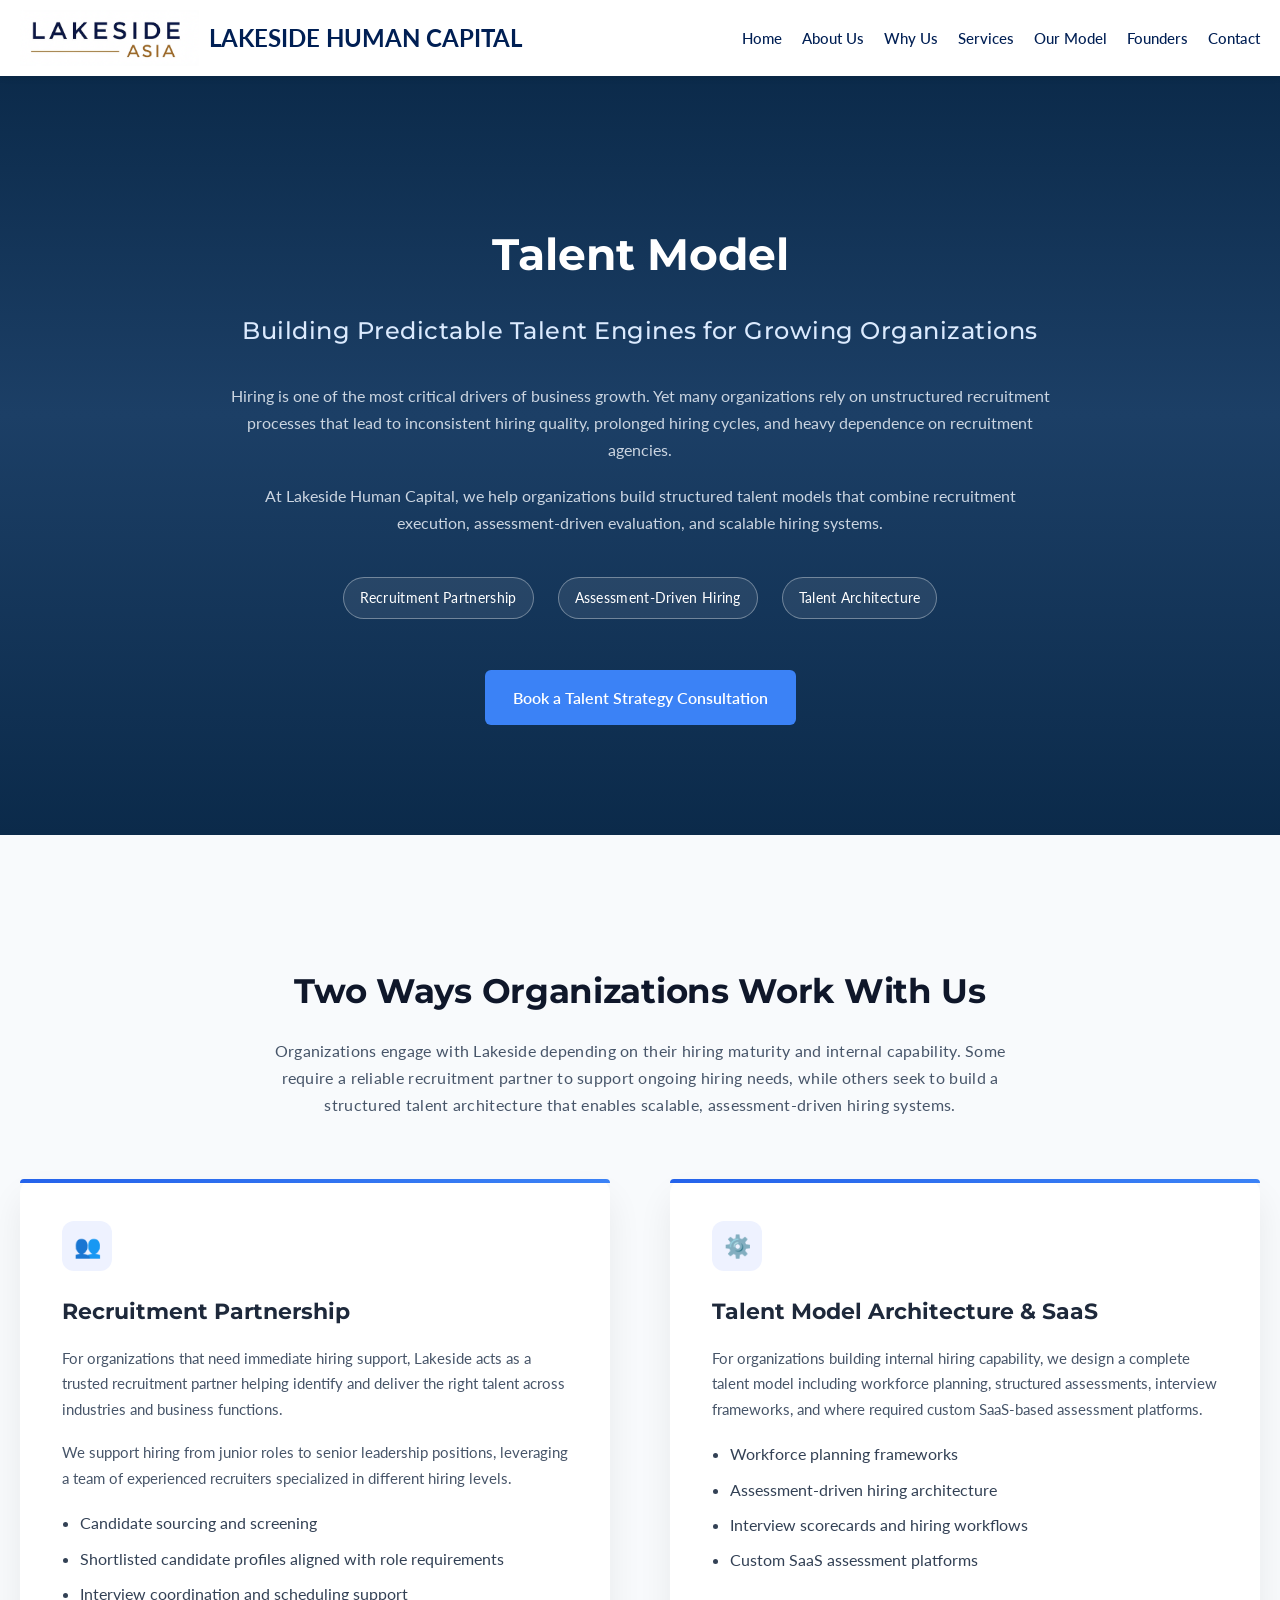
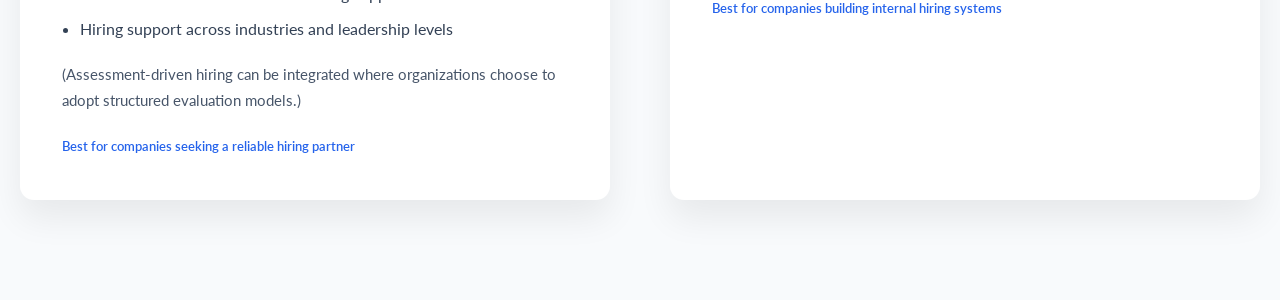
<file: talent-model.html>
<!DOCTYPE html>
<html lang="en">
<head>
  <meta charset="UTF-8" />
  <meta name="viewport" content="width=device-width, initial-scale=1.0"/>
  <title>Lakeside Human Capital | People + Technology</title>

    <!-- ✅ Load Google Fonts -->
  <link href="https://fonts.googleapis.com/css2?family=Lato:wght@300;400;700&family=Montserrat:wght@500;600;700&display=swap" rel="stylesheet">

   <link rel="stylesheet" href="https://cdnjs.cloudflare.com/ajax/libs/font-awesome/6.4.0/css/all.min.css">
  <link rel="stylesheet" href="assets/css/style.css?v=5" />

  <!-- Smooth Scroll -->
  <style>
    html {
      scroll-behavior: smooth;
    }
  </style>

 </head>
<body>

 <!-- Header -->
<header>
  <a href="index.html" class="brand">
    <img src="assets/Lakeside Human Capital Logo.png" alt="Lakeside Human Capital Logo" class="logo-img" />
    <span class="brand-name">
      <strong class="brand-bold">LAKESIDE HUMAN CAPITAL</strong> 
    </span>
  </a>
      <!-- add this inside header, after your <nav> -->
  <button class="menu-toggle" aria-label="Open menu" aria-expanded="false">☰</button>
  
  <nav>
    <ul>
      <li><a href="index.html">Home</a></li>
      <li><a href="about.html">About Us</a></li>
      <li><a href="#why-us">Why Us</a></li>
      <li><a href="services.html">Services</a></li>
      <li><a href="#our-model">Our Model</a></li>
      <li><a href="#about">Founders</a></li>
      <li><a href="contact.html">Contact</a></li>
    </ul>
  </nav>
</header>
  

  <!-- ✅ Add the mobile nav block right AFTER the header -->
  <nav class="mobile-nav" aria-hidden="true">
    <ul>
      <li><a href="#home">Home</a></li>
      <li><a href="about.html">About Us</a></li>
      <li><a href="#why-us">Why Us</a></li>
      <li><a href="#services">Services</a></li>
      <li><a href="#our-model">Our Model</a></li>
      <li><a href="#about">Founders</a></li>
      <li><a href="contact.html">Contact</a></li>
    </ul>
  </nav>

<!-- Talent Model Hero Section -->
<section class="talent-hero">
  <div class="container">

    <h1>Talent Model</h1>

    <h2>Building Predictable Talent Engines for Growing Organizations</h2>

    <p>
      Hiring is one of the most critical drivers of business growth. Yet many organizations rely on
      unstructured recruitment processes that lead to inconsistent hiring quality, prolonged hiring
      cycles, and heavy dependence on recruitment agencies.
    </p>

    <p>
      At Lakeside Human Capital, we help organizations build structured talent models that combine
      recruitment execution, assessment-driven evaluation, and scalable hiring systems.
    </p>

    <div class="talent-highlights">
      <span>Recruitment Partnership</span>
      <span>Assessment-Driven Hiring</span>
      <span>Talent Architecture</span>
    </div>

    <a href="#consultation" class="cta-button">Book a Talent Strategy Consultation</a>

  </div>
</section>

  <section class="engagement-models">
  <div class="container">

    <div class="section-header">
      <h2>Two Ways Organizations Work With Us</h2>
      <p>
        Organizations engage with Lakeside depending on their hiring maturity and internal capability. 
        Some require a reliable recruitment partner to support ongoing hiring needs, while others seek to build a structured talent architecture that enables scalable, assessment-driven hiring systems.
      </p>
    </div>

    <div class="engagement-grid">

      <!-- Recruitment Partnership -->

      <div class="engagement-card">
        <div class="engagement-icon">👥</div>
        <h3>Recruitment Partnership</h3>
        <p>
          For organizations that need immediate hiring support, Lakeside acts as a trusted recruitment partner helping identify and deliver the right talent across industries and business functions.
        </p>

        <p>
We support hiring from junior roles to senior leadership positions, leveraging a team of experienced recruiters specialized in different hiring levels.
        </p>

        <ul>
          <li>Candidate sourcing and screening</li>
          <li>Shortlisted candidate profiles aligned with role requirements</li>
          <li>Interview coordination and scheduling support</li>
          <li>Hiring support across industries and leadership levels</li>
        </ul>

        <p>
(Assessment-driven hiring can be integrated where organizations choose to adopt structured evaluation models.)
        </p>


        <span class="engagement-tag">Best for companies seeking a reliable hiring partner</span>
      </div>


      <!-- Talent Architecture -->

      <div class="engagement-card">
        <div class="engagement-icon">⚙️</div>
        <h3>Talent Model Architecture & SaaS</h3>
        <p>
          For organizations building internal hiring capability, we design a complete talent model
          including workforce planning, structured assessments, interview frameworks, and where
          required custom SaaS-based assessment platforms.
        </p>

        <ul>
          <li>Workforce planning frameworks</li>
          <li>Assessment-driven hiring architecture</li>
          <li>Interview scorecards and hiring workflows</li>
          <li>Custom SaaS assessment platforms</li>
        </ul>

        <span class="engagement-tag">Best for companies building internal hiring systems</span>
      </div>

    </div>

  </div>
</section>
</file>
<file: assets/css/style.css>
/* ================== GLOBAL ================== */
body {
  margin: 0;
  font-family: 'Lato', sans-serif;
  color: #333;
  line-height: 1.7;
}

/* Force hide hamburger on desktop */
.menu-toggle {
  display: none !important;
}

/* Headings & Brand Font */
h1, h2, h3 {
  font-family: 'Montserrat', sans-serif;  
}

.navbar-brand {
  font-family: 'Montserrat', sans-serif;
  font-weight: 700;
  letter-spacing: 1px;
  color: #0b1f3b;
}

html, body {
  overflow-x: hidden;
}

/* ================== GLOBAL SECTION HEADINGS ================== */

.section-title {
  font-size: 2.2rem;
  font-weight: 700;
  color: #001F54;
  text-align: center;
  margin-bottom: 20px;
}

.section-subtitle {
  font-size: 1rem;
  color: #4b5563;
  line-height: 1.6;
  max-width: 700px;
  margin: 0 auto 50px;
  text-align: center;
}

/* ================== GLOBAL MOBILE HEADING FIX ================== */

@media (max-width: 768px) {

  .section-title,
  .page-header h1,
  .lakeside-difference .section-title,
  .framework-blueprint .section-title,
  .growth-dilemma .section-title {
    font-size: 22px !important;
    line-height: 1.3;
    margin-bottom: 16px;
    padding: 0 1.2rem;
  }

}

/* ================== HEADER ================== */
header {
  position: fixed;          
  top: 0;
  left: 0;
  width: 100%;
  display: flex;
  align-items: center;   /* keeps logo + text aligned vertically */
  justify-content: space-between;   /* ✅ logo left, nav right */
  background: #fff;        /* White background */
  padding: 10px 20px;
  z-index: 1000;
  box-shadow: 0 2px 6px rgba(0,0,0,0.1); /* subtle shadow */
  box-sizing: border-box;   /* ✅ include padding inside width */
}

/* Brand block (logo + text) */
header .brand {
  display: flex;
  align-items: center;   /* ✅ keeps text vertically centered with logo */
  text-decoration: none;
  flex-shrink: 0;   /* ✅ logo never shrinks */
}

header img {
  height: 64px;   /* mobile / default */
  width: auto;
}

@media (min-width: 1024px) {
  header img {
    height: 56px; /* desktop */
  }
}

header .brand-name {
  font-size: 24px;
  font-weight: 600;
  color: #001F54;   /* Navy text */
  margin-left: 10px;
  white-space: nowrap;   /* ✅ keeps text on one line */
}

/* navigation menu */

header nav {
  flex: 1;               /* ✅ nav takes remaining space */
  display: flex;
  justify-content: flex-end; /* ✅ push items to the right */
  min-width: 0;          /* ✅ allow shrinking */
}

header nav ul {
  display: flex;
  flex-wrap: wrap;       /* ✅ prevent overflow by wrapping */
  list-style: none;
  margin: 0;
  padding: 0;
}

header nav ul li {
  margin-left: 20px;
  white-space: nowrap;   /* ✅ keep items on one line each */
}

header nav ul li a {
  text-decoration: none;
  font-size: 15px;  /* ✅ slightly smaller text */
  font-weight: 500;
  color: #001F54;   /* Navy text */
  transition: color 0.3s ease, border-bottom 0.3s ease;
}

header nav ul li a:hover {
  color: #14b8a6; /* ✅ Teal hover */
  border-bottom: 2px solid #14b8a6; /* ✅ Teal underline */
  padding-bottom: 2px;
}

/* Push page content down so it doesn’t hide under sticky nav */
body {
  padding-top: 70px; /* adjust depending on navbar height */
}

/* ================== HERO ================== */
.hero {
  display: flex;
  justify-content: center; /* ✅ aligns text to the center */
  align-items: center; 
  text-align: center;          
  padding: 3rem 1.5rem;
  background-image: 
  linear-gradient(rgba(0, 90, 156, 0.5), rgba(0, 90, 156, 0.6)),
  url('https://images.unsplash.com/photo-1556761175-5973dc0f32e7?q=80&w=2832&auto=format&fit=crop');
  background-size: cover;
  background-position: center;
  background-repeat: no-repeat;
  position: relative;
  min-height: 450px;
  color: #fff;
  padding-top: 6rem;
}

/* Dark overlay */
.hero::before {
  content: "";
  position: absolute;
  top: 0; left: 0; right: 0; bottom: 0;
  background: rgba(0, 0, 0, 0.35);
  z-index: 0;
}

.hero-content {
  position: relative;
  z-index: 1;
  max-width: 1250px;
  width: 100%;
  margin: 0 auto;
  animation: fadeIn 1.5s ease-in-out;
  transform: translateY(-40px);   /* ⬅ moves text upward only */
  }

/* Heading */
.hero h1 {
  font-size: 3.2rem;
  margin-bottom: 56px;  /* ✅ increase spacing below heading */
  font-weight: 700;
  color: #fff;
  white-space: normal; /* ✅ allow wrapping */
  text-shadow: 2px 2px 6px rgba(0,0,0,0.5);
  animation: fadeInUp 1.2s ease-in-out;
  line-height: 1.05;
  leading:tight; 
 }

.hero-subline {
  font-size: 12px;
  font-weight: 500;
  opacity: 0.85;
  letter-spacing: 0.5px;
  color: rgba(255, 255, 255, 0.85);
  margin-top: 0;
  margin-bottom: 26px;
}

/* Subtext */
.hero p {
  font-size: 1.2rem;
  margin-top: 0.5rem; /* ✅ Add this to control spacing from heading */
  margin-bottom: 36px;
  line-height: 1.6;
  color: #fff;
  white-space: normal;
  text-shadow: 1px 1px 4px rgba(0,0,0,0.5);
  animation: fadeInUp 1.5s ease-in-out;
  max-width: 900px;
  margin-left: auto;  /* ✅ Add this */
  margin-right: auto; /* ✅ Add this */
}

/* CTA Buttons */
.btn-primary,
.btn-secondary {
  background: #9C7C4C;        /* Gold brand color */
  color: #FFFF !important;     /* White text */
  min-width: 270px;           /* ✅ wider for longer text (was 250px) */
  height: 58px;               /* ✅ slightly taller for better proportion */
  display: inline-flex;       /* centers content horizontally & vertically */
  align-items: center;
  justify-content: center;
  margin: 0.5rem;
  border-radius: 999px;
  text-decoration: none;
  font-family: 'Open Sans', sans-serif;
  font-weight: 700;
  font-size: 1.1rem;
  line-height: 1.6rem;
  border: none;
  transition: all 0.3s ease;
  animation: fadeInUp 1.8s ease-in-out;
  text-align: center;         /* ✅ ensures multi-line text stays centered */
  padding: 0 1.2rem;          /* ✅ adds a bit of breathing room inside */
  box-sizing: border-box;     /* ✅ keeps size consistent */
}

/* Hover effect */
.btn-primary:hover,
.btn-secondary:hover {
  background: #7d633d;        /* Darker gold on hover */
  transform: translateY(-3px);
}


/* ================== ANIMATIONS ================== */
@keyframes fadeIn {
  from { opacity: 0; }
  to { opacity: 1; }
}

@keyframes fadeInUp {
  from {
    opacity: 0;
    transform: translateY(20px);
  }
  to {
    opacity: 1;
    transform: translateY(0);
  }
}




/* ================== CTA ================== */
.cta-banner {
  background: #0a2540;
  color: #fff;
  text-align: center;
  padding: 2rem;
}


/* ================== PAGE HEADERS ================== */
.page-header {
  padding: 2rem 2rem;
  text-align: center;
  background: #fff;
}


.page-headers + .founders {
  margin-top: 30px; /* space between para and images */
}

.page-header p {
  font-size: 1.1rem;
  color: #4b5563;
  font-weight: 600;
margin-bottom: 16px !important; /* ✅ reduce gap below intro paragraph */
}

.page-header .lead-subtitle {
  font-size: 16px;
  line-height: 1.95;
  color: #5c6b82;
  letter-spacing: 0.3px;
  font-weight: 700;
  margin-bottom: 20px !important;
}


/* ---------- WHY US ---------- */

/* ================= Lakeside Difference Section ================= */

.lakeside-difference {
  padding: 140px 0;
  background-image: url("../Impact-Background-image.jpg");
  background-size: cover;
  background-position: center;
  background-repeat: no-repeat;
  position: relative;
}

.lakeside-difference::before {
  content: "";
  position: absolute;
  inset: 0;
  background: rgba(255, 255, 255, 0.60);
  z-index: 0;
}

.lakeside-difference .container {
  max-width: 1380px;
  margin: 0 auto;
  padding: 0 40px;
  position: relative;
  z-index: 1;
}

/* NEW WRAPPER FOR COLUMNS */
.difference-columns {
  display: flex;
  gap: 80px;
  margin-top: 70px;
  align-items: flex-start;   /* ADD THIS */
}




/* Vertical separator */
.difference-columns::after {
  content: "";
  position: absolute;
  top: 155px;         /* slightly tighter */
  bottom: 135px;      /* tighter end */
  left: 45%;
  width: 1px;
  background: linear-gradient(
    to bottom,
    transparent,
    rgba(212, 167, 63, 0.18),
    rgba(212, 167, 63, 0.18),
    transparent
  );
}

/* LEFT SIDE */

/* Unified Subheading Style */

.difference-subheading {
   font-size: 1.3rem;
    color: #1E5EFF;
  font-weight: 600;
  margin-bottom: 70px;
}

.capability-row h3 {
  font-size: 1.3rem;
  color: #1E5EFF;  /* Strategic Blue Accent */
  font-weight: 600;
}

.industry-row h3 {
  font-size: 1.3rem;
  color: #1E5EFF;
  font-weight: 600;
}


.difference-left {
  flex: 0 0 42%;
  max-width: 100%;
  }

.difference-right {
  flex: 0 0 58%;
   margin-top: -2px;
  padding-top: 30px;
  border-top: 1px solid rgba(0, 31, 84, 0.08);
}


/* LIST */
.difference-list {
  list-style: none;
  padding: 0;
  margin: 0;
  width: 100%;
}

.difference-list li {
  margin-bottom: 57px;
  position: relative;
  padding-left: 30px;
  max-width: 95%;
}

/* Green Tick */
.difference-list li::before {
  content: "✔";
  position: absolute;
  left: 0;
  top: 2px;
  color: #2BB673;
  font-size: 22px;
  font-weight: 800;
}

/* Title inside each point */
.difference-list h4 {
  font-size: 1.22rem;
  color: #001F54;
  margin-bottom: 2px;
  font-weight: 700;  
}

/* Supporting text */
.difference-list p {
  font-size: 1.03rem;
  color: #4b5563;
  line-height: 1.7;
  margin: 0;
}

/* ===========Institutional Capability – Horizontal Cards=========*/

.capability-row {
  margin-bottom: 50px;
}

.capability-cards {
  display: flex;
  gap: 18px;
}

.cap-card {
  flex: 1;
  background: #ffffff;
  padding: 26px 28px;
  border-radius: 14px;

 border-top: 3px solid #2bb673; /* Default fallback */
  /* Elegant layered shadow */
  box-shadow: 
    0 6px 18px rgba(0, 21, 64, 0.08),
    0 2px 6px rgba(0, 21, 64, 0.04);

  font-size: 1rem;              /* Increased from 0.9 */
  font-weight: 500;
  color: #0f2a5c;               /* Slightly softer navy */
  line-height: 1.6;

  transition: transform 0.35s ease, box-shadow 0.35s ease;
}

.cap-card:nth-child(1) {
  border-top-color: #2bb673;   /* Green */
}

.cap-card:nth-child(2) {
  border-top-color: #d4a73f;   /* Gold */
}

.cap-card:nth-child(3) {
  border-top-color: #2c7be5;   /* Blue */
}

.cap-card:hover {
  transform: translateY(-6px);

  box-shadow: 
    0 18px 35px rgba(0, 21, 64, 0.12),
    0 6px 12px rgba(0, 21, 64, 0.06);
}

.cap-highlight {
  display: block;
  font-size: 1.35rem;
  font-weight: 700;
  color: #001F54;
  margin-bottom: 8px;
}

.cap-card p {
  margin: 0;
  font-size: 0.95rem;
  color: #4b5563;
  line-height: 1.6;
}
/* =========== Industry Footprint – Compact Vertical Cards ========= */

.industry-cards {
  display: flex;
  flex-direction: column;
  gap: 18px;
}

.industry-mini-card {
  background: #ffffff;
  padding: 22px 25px;
  border-radius: 14px;
  border: 1.5px solid transparent;   /* ADD THIS */
  background-clip: padding-box;      /* ADD THIS */
  box-shadow: 
    0 10px 28px rgba(0, 21, 64, 0.07),
    0 3px 8px rgba(0, 21, 64, 0.04);
  position: relative;
  overflow: hidden;
  transition: transform 0.3s ease, box-shadow 0.3s ease;
  z-index: 1;
}

.industry-mini-card::before {
  content: "";
  position: absolute;
  inset: -3px;
  border-radius: 17px; /* 14px + 3 */
  background: conic-gradient(
    from 0deg,
    #2bb673,
    #d4a73f,
    #2c7be5,
    #2bb673
  );
  animation: rotateGlow 12s linear infinite;
  opacity: 0.45;
  z-index: -1;
}

.industry-mini-card::after {
  content: "";
  position: absolute;
  inset: 2px;
  border-radius: 12px; /* 14 - 2 */
  background: #ffffff;
  z-index: -1;
}

.impact-card:nth-child(1) {
    box-shadow:
    0 0 0 2px rgba(94, 185, 135, 0.08),
    0 10px 25px rgba(94, 185, 135, 0.12);
}


.impact-card:nth-child(2) {
      box-shadow:
    0 0 0 2px rgba(207, 168, 84, 0.08),
    0 10px 25px rgba(207, 168, 84, 0.12);
}

.impact-card:nth-child(3) {
      box-shadow:
    0 0 0 2px rgba(95, 146, 232, 0.08),
    0 10px 25px rgba(95, 146, 232, 0.12);
}


@keyframes rotateGlow {
  0% { transform: rotate(0deg); }
  100% { transform: rotate(360deg); }
}

.industry-mini-card:hover {
  transform: translateY(-6px);
  box-shadow: 0 20px 40px rgba(0, 21, 64, 0.12);
}

.industry-mini-card h4 {
  font-size: 0.95rem;
  color: #001F54;
  margin-bottom: 6px;
}

.industry-mini-card p {
  font-size: 0.95rem;
  color: #4b5563;
  line-height: 1.5;
  margin: 0;
}

/* ---------- Mobile View - Lakeside difference ---------- */

@media (max-width: 768px) {

  /* Reduce overall section padding */
  .lakeside-difference {
    padding: 80px 0;
  }

  .lakeside-difference .container {
    padding: 0 20px;
  }

  /* Stack left + right */
  .difference-columns {
    flex-direction: column;
    gap: 50px;
    margin-top: 50px;
    position: relative;
  }

  /* Remove vertical separator */
  .difference-columns::after {
    display: none;
  }

  /* Full width columns */
  .difference-left,
  .difference-right {
    flex: 1 1 100%;
    width: 100%;
  }

  /* Reduce list spacing */
  .difference-list li {
    margin-bottom: 32px;
    max-width: 100%;
  }

  .difference-subheading {
    margin-bottom: 35px;
    font-size: 1.15rem;
  }

  /* ===== Institutional Capability Cards ===== */

  .capability-cards {
    flex-direction: column;
    gap: 16px;
  }

  .cap-card {
    width: 100%;
    padding: 22px 20px;
  }

  .cap-highlight {
    font-size: 1.2rem;
  }

  /* ===== Industry Cards ===== */

  .industry-cards {
    gap: 16px;
  }

  .industry-mini-card {
    padding: 20px;
  }

  .industry-mini-card::before {
    opacity: 0.25;   /* reduce glow intensity on mobile */
  }

}


/* ---------- Remove underline for service links (broad first pass) ---------- */
/* Targets links that go to any /services/ page (safe & non-global) */
a[href*="/services/"] {
  text-decoration: none !important;
  color: inherit !important;
  border-bottom: none !important;
}

/* Fallback: target likely service-card selectors (if your markup uses these) */
.service-card a,
.service-card,
.services .service-card,
.service-item a {
  text-decoration: none !important;
  color: inherit !important;
  border-bottom: none !important;
}

/* Also remove from any nested elements or pseudo-elements */
a[href*="/services/"] *,
.service-card a * {
  text-decoration: none !important;
  border-bottom: none !important;
}
a[href*="/services/"]::after,
a[href*="/services/"]::before,
.service-card a::after,
.service-card a::before {
  content: none !important;
}

/* ============================= */
/* Wellbeing Page - Why it Matters */
/* ============================= */
.why-matters-container {
  display: flex;
  justify-content: space-between;
  align-items: stretch;  /* keeps blocks aligned */
  gap: 30px;             /* spacing between blocks */
  max-width: 1200px;
  margin: 0 auto 60px;   /* center + spacing below */
  padding: 2rem;
}

.why-matters-block {
  flex: 1;
}

.vertical-divider {
  border-left: 2px solid #0a7d7d; height: 100%; /* teal vertical line */
}

/* ============================= */
/* Explore this service */
/* ============================= */

.explore-link {
  display: inline-block;
  margin-top: 8px;
  font-size: 0.8rem;       /* small, subtle text */
  text-decoration: underline;
  color: #0645AD;          /* standard web link blue */
  font-weight: 500;
  transition: color 0.3s ease;
}

.service-card:hover .explore-link {
  color: #0a58ca;          /* teal hover, consistent with card hover */
}


/* ================== Growth Dilemma Section ================== */

/* Part 3: Growth Dilemma Styling */
.growth-dilemma {
  padding: 80px 0;
    background-color: #edf2f8;;
    font-family: 'Inter', sans-serif;
    color: #333;
}


.growth-cards {
  display: grid;
  grid-template-columns: repeat(auto-fit, minmax(300px, 1fr));
  gap: 30px;
  max-width: 1200px;
  margin: 0 auto;
  padding: 0 20px;
}

.growth-cards .card {
  background: #fff;
  padding: 40px 30px;
  border-radius: 12px;
  box-shadow: 0 8px 30px rgba(0, 31, 84, 0.06);
 border-bottom: 4px solid #9C7C4C; /* Gold Accent for all */
  text-align: left;
  transition: transform 0.35s ease;
}

.growth-cards .card:hover {
  transform: translateY(-8px);
  box-shadow: 0 18px 45px rgba(0, 31, 84, 0.12);
  border-bottom: 4px solid #9C7C4C;
  box-shadow:
    0 18px 45px rgba(0, 31, 84, 0.12),
    0 4px 0 #9C7C4C;
}

.growth-cards .card:hover h3 {
  color: #000f2e;
}

.card-icon {
  font-size: 2rem;
  margin-bottom: 20px;
}

.bridge-text {
  margin-top: 20px;
  padding-top: 20px;
  border-top: 2px solid #9C7C4C;  /* Lakeside Gold */
}

.growth-cards h3 {
font-size: 18px;
  font-weight: 600;
  color: #001F54;
  letter-spacing: -0.2px;
  line-height: 1.3;
  margin-bottom: 24px;
}

.growth-cards .card p {
  font-size: 15px;
  line-height: 1.7;
  color: #5f6b7a;
  margin-bottom: 10px;
}

.growth-cards .label {
  font-size: 14px;
  font-weight: 600;
  color: #1e5eff;
  margin-top: 12px; 
  margin-bottom: 6px;
  display: block;
}

.growth-cards .card p.label {
  margin-bottom: 6px;
}

/* ================== Mobile View of Growth Dilemma ================== */

@media (max-width: 768px) {

  .growth-dilemma {
    padding: 60px 0;
  }

.growth-dilemma .section-title {
  font-size: 22px;
  line-height: 1.3;
  margin-bottom: 16px;
}

.growth-dilemma .section-subtitle {
  font-size: 14px;
  line-height: 1.6;
  margin-bottom: 36px;
  padding: 0 1.5rem;
  max-width: 100%;
}
  
  .growth-cards {
    grid-template-columns: 1fr;   /* force single column */
    gap: 22px;
    padding: 0 1.2rem;
  }

  .growth-cards .card {
    padding: 26px 22px;
    border-radius: 14px;
  }

  .growth-cards .card:hover {
    transform: none;  /* disable hover on mobile */
    box-shadow: 0 8px 30px rgba(0, 31, 84, 0.06);
  }

  .growth-cards h3 {
    font-size: 17px;
    margin-bottom: 16px;
  }

  .growth-cards .card p {
    font-size: 14px;
  }

  .bridge-text {
    margin-top: 16px;
    padding-top: 16px;
  }

}


/* ================= Refined Blueprint Architecture ================= */

.framework-blueprint {
  padding: 140px 0;
  background: #f9fafc;
  text-align: center;
}


/* Layout wrapper */
.blueprint-wrapper {
  position: relative;
  max-width: 900px;
  margin: 100px auto;
  min-height: 600px;
}

/* CENTER CIRCLE (Adjusted Size + Better Balance) */
.blueprint-core {
  position: absolute;
  top: 50%;
  left: 50%;
  transform: translate(-50%, -50%);
  width: 220px;              /* Reduced from 280 */
  height: 220px;
  border-radius: 50%;
  background: #001F54;
  color: #fff;
  align-items: center;
  text-align: center;
  padding: 30px;
  flex-direction: column;
  justify-content: center;
  box-shadow: 0 30px 60px rgba(0, 21, 64, 0.18);
  display: flex;
  z-index: 1;
}

.blueprint-core h3 {
  font-size: 1.15rem;
  line-height: 1.4;
  margin-bottom: 10px;
}

.blueprint-core p {
  font-size: 0.9rem;
  line-height: 1.6;
  opacity: 0.9;
}

/* Step Blocks */
.blueprint-step {
  position: absolute;
  width: 260px;
  text-align: center;
  transform: translate(-50%, -50%); /* center the step on its coordinates */
}

.blueprint-step h4 {
  color: #001F54;
  margin-bottom: 10px;
  }

.blueprint-step p {
  font-size: 14px;
  color: #4b5563;
  line-height: 1.6;
    max-width: 260px;
  margin: 0 auto;
}

/* Brand Colored Numbers */
.step-1 span { color: #001F54; font-weight: 700; }
.step-2 span { color: #2bb673; font-weight: 700; }
.step-3 span { color: #d4a73f; font-weight: 700; }
.step-4 span { color: #2c7be5; font-weight: 700; }

/* Spacing Adjustments */
.step-1 {
  top: calc(50% - 280px);
  left: 50%;
}

.step-2 {
  top: 50%;
  left: calc(50% + 280px);
}

.step-3 {
  top: calc(50% + 280px);
  left: 50%;
}

.step-4 {
  top: 50%;
  left: calc(50% - 280px);
}


.process-arcs {
  position: absolute;
  top: 50%;
  left: 50%;
  transform: translate(-50%, -50%);
  z-index: 0;
  pointer-events: none;
}



/* ================== Mobile view for Blueprint Circle ================== */

@media (max-width: 768px) {

  .framework-blueprint {
    padding: 80px 0;
  }

  .framework-blueprint .section-title {
  font-size: 22px;
  line-height: 1.3;
  margin-bottom: 16px;
  padding: 0 1.2rem;
}

 .framework-blueprint .section-subtitle {
  font-size: 14px;
  line-height: 1.6;
}

  .blueprint-wrapper {
    position: static;
    min-height: auto;
    margin: 0 auto;
    display: flex;
    flex-direction: column;
    align-items: center;
    gap: 40px;
  }

  .process-arcs {
    display: none;   /* hide curved arrows */
  }

  .blueprint-core {
    position: static;
    transform: none;
    width: 180px;
    height: 180px;
    padding: 24px;
    margin-bottom: 20px;
  }

  .blueprint-core h3 {
    font-size: 1rem;
  }

  .blueprint-core p {
    font-size: 0.85rem;
  }

  .blueprint-step {
    position: static;
    transform: none;
    width: 100%;
    max-width: 320px;
  }

  .blueprint-step p {
    max-width: 100%;
  }

}



/* ================= About US Content ================= */
.about-content {
  max-width: 1100px;  /* slightly wider content block */
  margin: 0 auto;
  padding: 2rem 2.5rem; /* more breathing room on sides */
  text-align: justify; /* already looks great in your current setup */
}

.about-content p {
  margin-bottom: 0.9rem;
  font-size: 1rem;
  line-height: 1.7;
  color: #333;
}

/* ==========================
   VISION, MISSION & VALUES
   ========================== */

/* ================== Vision, Mission & Values — 3 box layout ================== */


.vision-mission.three-box {
  background: #fff;
  padding: 80px 20px; /* Slightly more vertical padding */
}

.vision-mission.three-box .container {
  max-width: 1300px;
  margin: 0 auto;
  display: flex;
  flex-wrap: wrap;
  justify-content: center;
  gap: 36px;
}

/* Base box design */
.vision-mission.three-box .box {
  flex: 1 1 380px; /* Slightly wider for balance */
  text-align: center;
  padding: 3rem; /* Increased inner padding */
  border-radius: 14px;
  transition: all 0.4s ease;
  position: relative;
  overflow: hidden;
  background: #f9fafb;
  min-height: 420px; /* Increased height from 360px → 420px */
}

/* Individual gradients */
.vision-mission.three-box .vision {
  background: linear-gradient(135deg, #d2f6f3 0%, #e0f2ff 100%);
}
.vision-mission.three-box .mission {
  background: linear-gradient(135deg, #e0f2ff 0%, #d2f6f3 100%);
}
.vision-mission.three-box .values {
  background: linear-gradient(135deg, #dcecff 0%, #e6faf8 100%);
}

/* Hover effect */
.vision-mission.three-box .box:hover {
  transform: translateY(-6px);
  box-shadow: 0 12px 26px rgba(0, 0, 0, 0.15);
  filter: brightness(1.07);
}

/* Glow overlay on hover */
.vision-mission.three-box .box::after {
  content: "";
  position: absolute;
  inset: 0;
  border-radius: 14px;
  background: radial-gradient(circle at center, rgba(255, 255, 255, 0.4) 0%, rgba(255, 255, 255, 0) 70%);
  opacity: 0;
  transition: opacity 0.4s ease;
}
.vision-mission.three-box .box:hover::after {
  opacity: 1;
}

/* Headings */
.vision-mission.three-box h2 {
  font-size: 1.75rem;
  font-weight: 800;
  margin-bottom: 1.5rem;
  color: #0a2540;
}

/* Icons — slightly larger + glow pulse */
.vision-mission.three-box .icon {
  font-size: 2.8rem; /* Increased from 2.6rem */
  margin-bottom: 1.2rem;
  color: #14b8a6;
  animation: glowPulse 4s ease-in-out infinite;
  transition: transform 0.3s ease;
}

/* Glow pulse animation */
@keyframes glowPulse {
  0%, 100% {
    text-shadow: 0 0 0 rgba(20, 184, 166, 0);
    transform: scale(1);
  }
  50% {
     /* Increased intensity and spread */
    text-shadow: 0 0 30px rgba(20, 184, 166, 0.9);
                0 0 45px rgba(20, 184, 166, 0.6);
    transform: scale(1.09); 
  }
}

/* Responsive stacking */
@media (max-width: 900px) {
  .vision-mission.three-box .container {
    flex-direction: column;
    align-items: center;
  }
  .vision-mission.three-box .box {
    min-height: 380px; /* Slightly smaller height for mobile */
  }
}


/* ================== FOUNDERS OLD ================== */

/* ================== FOUNDERS ================== */

/* Founders Section */
.founders {
  display: flex;
  gap: 2rem;
  justify-content: center;
  padding: 1rem 2rem 2rem; /* reduced top padding for tighter spacing */
  flex-wrap: wrap;
  margin-top: 20px; /* ✅ adds small gap after paragraph */
}

.founder {
  max-width: 420px;
  border-radius: 8px;
  padding: 1.25rem;
  text-align: center;
}

/* Founder Name */
.founders h2 {
  font-size: 1.6rem;
  font-weight: 600;
  color: #0a2540;
  margin-bottom: 0.25rem;
}

.founder-additionalpara {
  display: block;               /* makes it behave like paragraph */
  margin-top: 10px;
  font-size: 1.rem;
  color: #9C7C4C;               /* Lakeside gold */
  font-weight: 600;
}

/* Founder Role (teal) */
.founders h3 {
  font-size: 1rem;
  font-weight: 600;
  color: #9C7C4C;  /* Lakeside Gold */
  margin-bottom: 0.75rem;
}

/* ✅ Paragraphs inside founder cards */
.founder p {
  font-size: 15px;
  line-height: 1.7; 
  color: #5f6b7a;
  margin-bottom: 20px; /* reduced from 60px */
  text-align: justify;
}

/* ✅ Standardize founder images */
.founder-img {
  width: 220px;
  height: 220px;
  border-radius: 50%;
  object-fit: cover;
  object-position: top center;
  margin-bottom: 1rem;
  border: 2px solid rgba(156, 124, 76, 0.6);  /* thin subtle gold */
  padding: 4px;  /* creates breathing space inside the ring */

  box-shadow: 0 4px 15px rgba(0,0,0,0.08);
  transition: transform 0.3s ease;
}

.founder:hover .founder-img {
  transform: scale(1.05);
}

.founders-wrapper {
  display: flex;
  gap: 2rem;
  justify-content: center;
  flex-wrap: wrap;
  margin-top: 2rem;
}


.lead-subtitle {
  color: #4b5563;
  font-size: 1.05rem;
  font-weight: 600;
}

/* Responsive */
@media (max-width: 768px) {
  .founders {
    flex-direction: column;
    align-items: center;
  }
  .founder {
    max-width: 90%;
  }
}



/* ================== FOUNDERS (ABOUT PAGE) ================== */
.founders-about {
  padding: 2rem 0;
  text-align: center;
}

.founders-about-wrapper {
  display: flex;
  gap: 2rem;
  justify-content: center;
  flex-wrap: wrap;
  max-width: 900px;
  margin: 2rem auto 0;
}

.founders-about-wrapper .founder {
  flex: 0 1 48%;
  max-width: 480px;
  display: flex;
  flex-direction: column;
  align-items: center;
  text-align: center;
  padding: 1.5rem 1rem;
  background: #fff;
  border-radius: 12px;
  box-shadow: 0 4px 12px rgba(0,0,0,0.05);
}

.founders-about-wrapper .founder-img {
  width: 220px;
  height: 220px;
  object-fit: cover;
  object-position: top center;
  border-radius: 50%;
  margin-bottom: 1rem;
  box-shadow: 0 2px 8px rgba(0,0,0,0.1);
}

.founders-about-wrapper h3 {
  font-size: 1.25rem;
  font-weight: 700;
  color: #0a2540;
  margin-bottom: 0.35rem;
}

.founders-about-wrapper .founder-role {
  font-size: 1rem;
  color: #14b8a6;
  font-weight: 600;
  margin-bottom: 0.75rem;
}

.founders-about-wrapper p {
  font-size: 0.95rem;
  color: #444;
  line-height: 1.6;
  margin: 0;
}

/* Responsive */
@media (max-width: 768px) {
  .founders-about-wrapper {
    flex-direction: column;
    gap: 1.5rem;
    max-width: 100%;
    padding: 0 12px;
  }
  .founders-about-wrapper .founder {
    flex: 1 1 100%;
    max-width: 100%;
  }
  .founders-about-wrapper .founder-img {
    width: 180px;
    height: 180px;
  }
}


/* === Tighten spacing between founders paragraph and photos (FOUNDERS SECTION ON HOME PAGE=== */
.page-headers p {
  margin-bottom: 16px !important; /* ✅ reduce gap below intro paragraph */
}

.founders {
  margin-top: 0 !important;       /* ✅ remove any top margin on founders section */
  padding-top: 0 !important;      /* ✅ ensure no extra padding */
}


/* ================== CTA SECTION ================== */

/* CTA — simple full-width background, constrained content */
.cta-section {
  width: 100%;
  display: block;
  box-sizing: border-box;
  padding: 80px 0;                 /* top / bottom only so background goes edge-to-edge */
  background-color: #005a9c;       /* or your preferred color */
  background: linear-gradient(
  135deg,
  #0f4f86,
  #155e9b 60%,
  #0f4f86
);
  background-size: cover;
  background-position: center;
  color: #fff;
}

/* content container keeps text centered and constrained */
.cta-container {
  max-width: 1100px;      /* control content width */
  margin: 0 auto;
  padding: 0 20px;        /* horizontal gutter so text never touches edges */
  text-align: center;
}

.cta-section h2 {
  font-size: 2.8rem;
  font-weight: 800;
   margin: 0 0 40px;       /* 32px gap under heading — increase if you want more */
  line-height: 1.2;
  color: #eaf2f8;
  letter-spacing: 0.5px;
}

.cta-section p {
  font-size: 1.1rem;
  color: #eaf2f8;
  margin-top: 0.5rem; /* ✅ Add this to control spacing from heading */
  margin-bottom: 4rem;
  line-height: 1.7;
  max-width: 700px;
  margin-left: auto;  /* ✅ Add this */
  margin-right: auto; /* ✅ Add this */
}

/* 3) Taller CTA button */
.cta-btn {
  display: inline-flex;
  align-items: center;
  justify-content: center;
 padding: 14px 38px;
  min-height: 45px;       /* ensures a consistent height */
  font-size: 1rem;
  font-weight: 600;
  border-radius: 999px;
  background-color: #14b8a6;
  color: #fff;
  text-decoration: none;
  transition: transform .18s ease, background-color .18s ease;
  box-shadow: 0 6px 18px rgba(0, 0, 0, 0.15);
}

.cta-btn:hover {   
  transform: translateY(-2px);
  box-shadow: 0 10px 25px rgba(0, 0, 0, 0.22); 
}

/* responsive tweaks */
@media (max-width: 768px) {
  .cta-section { padding: 60px 0; }
  .cta-section h2 { font-size: 1.7rem; margin-bottom: 22px; }
  .cta-section p { font-size: 1rem; margin-bottom: 22px; }
  .cta-btn { padding: 12px 22px; min-height: 48px; font-size: 1rem; }
}

/* ================== FOOTER ================== */
.site-footer {
  background-color: #f5f5f5; /* ✅ gray tone */
  color: #333;
  font-family: 'Lato', sans-serif;
  padding-top: 50px;
  padding-bottom: 0;
}

/* --- Container Layout --- */
.footer-container {
  max-width: 1300px;
  margin: 0 auto;
  display: flex;
  flex-wrap: wrap;
  justify-content: space-between;
  align-items: flex-start;
  gap: 40px;
  padding: 0 30px;
}

/* --- Brand Column --- */
.footer-logo {
  font-size: 1.7rem;
  font-weight: 900;
  color: #0a2540;
  margin-bottom: 0.6rem;
}

.footer-tagline {
  color: #555;
  font-size: 0.95rem;
  line-height: 1.6;
  max-width: 320px;
}

/* --- Headings --- */
.sub-heading {
  font-size: 1rem;
  font-weight: 700;
  color: #0a2540;
  margin-bottom: 0.6rem;
  position: relative;
}

.teal-underline::after {
  content: "";
  display: block;
  width: 40px;
  height: 3px;
  background-color: #14b8a6;
  margin-top: 6px;
  border-radius: 2px;
}

/* --- Links --- */
.footer-column ul {
  list-style: none;
  padding: 0;
  margin: 0;
}

.footer-column ul li {
  margin-bottom: 0.45rem;
}

.footer-column ul li a {
  color: #444;
  text-decoration: none;
  font-size: 0.95rem;
  transition: color 0.3s ease;
}

.footer-column ul li a:hover {
  color: #14b8a6;
}

/* --- Contact --- */
.footer-contact {
  flex: 1 1 260px;
}

.footer-contact p {
  display: flex;
  align-items: flex-start;
  gap: 12px;
  margin: 0.6rem 0;
  color: #444;
  line-height: 1.5;
}

.footer-contact i {
  color: #14b8a6;
  font-size: 1.05rem;
  width: 20px;
  min-width: 20px;
  text-align: center;
  margin-top: 2px;
}

.footer-contact a {
  color: #444;
  text-decoration: none;
  transition: color 0.3s ease;
}

.footer-contact a:hover {
  color: #14b8a6;
}

/* --- Bottom Navy Bar --- */
.footer-bottom {
  background-color: #0a2540;
  color: #fff;
  text-align: center;
  margin-top: 40px;
  padding: 16px 10px;
  font-size: 0.9rem;
  line-height: 1.5;
  width: 100%;
  border-top: 1px solid rgba(255, 255, 255, 0.1);
}

/* --- Responsive --- */
@media (max-width: 768px) {

  .footer-container {
    flex-direction: column;
    align-items: center;
    text-align: center;
    gap: 30px;
    padding: 0 20px;
  }

  .footer-column {
    width: 100%;
    max-width: 320px;
  }

  .footer-tagline {
    max-width: 100%;
  }

  .footer-contact p {
    justify-content: center;
  }

  .footer-bottom {
    font-size: 0.8rem;
    padding: 14px 12px;
  }
}



  /* ================= Industry Recognition Section ================= */

/* ===== 3 Column Recognition Layout ===== */


.industry-recognition {
  position: relative;
  padding: 60px 20px 75px;
  min-height: 500px;   /* controlled height */
  background-image: url("../Award-section-3.jpg");
  background-repeat: no-repeat;
  background-position: center -20px;
  background-size: cover;
}

.industry-recognition::before {
  content: "";
  position: absolute;
  inset: 0;
   z-index: 0;
  background: linear-gradient(
    to bottom,
    rgba(0, 0, 0, 0.10) 0%,
    rgba(255, 255, 255, 0.55) 20%,
    rgba(255, 255, 255, 0.80) 100%
  );
}

.industry-recognition .section-title {
  color: #001F54;   /* your global heading color */
  position: relative;
  z-index: 3;       /* ensures it sits above overlay properly */
  margin-bottom: 35px;
  letter-spacing: 0.5px;
}


.recognition-container {
  position: relative;
  z-index: 2;
}

.recognition-container {
  max-width: 1400px;
  margin: 0 auto;
  display: flex;
  align-items: flex-start;
  justify-content: space-between;
  gap: 95px;
}



/* Make both images same height */
.recognition-image img,
.recognition-event img {
  height: 340px;
  width: auto;
  border-radius: 18px;
  box-shadow: 0 25px 60px rgba(0, 0, 0, 0.12);
  transform: scale(0.98);

  transition:
    transform 0.8s cubic-bezier(0.22, 1, 0.36, 1),
    box-shadow 0.6s ease,
    filter 0.6s ease;
}


.reveal.active .recognition-image img,
.reveal.active .recognition-event img {
  transform: scale(1);
}


/* Gold underline */
.gold-line {
  width: 60px;
  height: 3px;
  background: #c49b0b;
  margin: 18px 0 28px 0;
}

/* Column proportions */
.recognition-image {
  flex: 1;
  margin-left: -150px;   /* pushes outward properly */
}

.recognition-text {
  flex: 2.6;   /* increased from 1.4 */
  text-align: center;     /* center the text */
  max-width: 600px;   /* controls reading width */
  margin: 0 auto;     /* keeps it centered */
  margin-top: 25px;
  transform: translateX(-35px);
}

.recognition-text p {
  line-height: 1.7;
  margin-bottom: 0;
}

.recognition-text p + p {
  margin-top: 30px;   /* space between paragraphs */
}

.recognition-highlight {
  font-weight: 500;
}


.recognition-text p:last-child {
  color: #4b5563;
  font-size: 16px;
}

.recognition-text p:first-child {
  font-size: 17px;
  font-weight: 500;
  color: #1f2937;
}



.recognition-image:hover img,
.recognition-event:hover img {
  transform: translateY(-6px) scale(1.015);
  box-shadow: 0 35px 70px rgba(0, 0, 0, 0.14);
  filter: brightness(1.03);
}

.recognition-event {
  flex: 1;
  margin-right: -170px;  /* pushes outward properly */
}

.recognition-image,
.recognition-event {
  position: relative;
  top: -30px;
  z-index: 3;
}

.recognition-image::after,
.recognition-event::after {
  content: "";
  position: absolute;
  bottom: -10px;
  left: 50%;
  transform: translateX(-50%);
  width: 70%;
  height: 25px;
  background: radial-gradient(
    ellipse at center,
    rgba(0, 0, 0, 0.18) 0%,
    rgba(0, 0, 0, 0.08) 40%,
    rgba(0, 0, 0, 0.0) 75%
  );
  filter: blur(6px);
  z-index: -1;
}

/* ================== Award Recognition - Mobile View ================== */

@media (max-width: 768px) {

  .recognition-container {
    flex-direction: column;
    align-items: center;
    gap: 32px;
  }

  .recognition-image,
  .recognition-event {
    margin: 0 !important;
    flex: unset;
    top: 0;
    width: 100%;
    display: flex;
    justify-content: center;
  }

  .recognition-image img,
  .recognition-event img {
    height: 220px;
    margin: 0 auto;
  }

  .recognition-text {
    transform: none;
    margin-top: 0;
    max-width: 90%;
  }

  .industry-recognition {
    padding-bottom: 100px;
    padding-top: 50px; 
  }

  .industry-recognition .section-title {
    font-size: 1.8rem;
  }

  .recognition-text p:first-child {
    font-size: 16px;
    line-height: 1.6;
  }

  .recognition-text p:last-child {
    font-size: 15px;
    line-height: 1.6;
  }

}

@media (max-width: 480px) {

  .recognition-image img,
  .recognition-event img {
    height: 200px;
  }

}





/* ================== ECOSYSTEM SECTION – PREMIUM VERSION ================== */

.ecosystem-section {
  background: #f4f7fb;
  padding: 100px 0;
}

.container {
  max-width: 1600px;
  margin: 0 auto;
}


/* Header */
.section-header {
  text-align: center;
  max-width: 820px;
  margin: 0 auto 70px auto;
}

.section-header h2 {
  font-size: 34px;
  font-weight: 800;
  color: #001F54;  /* Your true brand navy */
  letter-spacing: -0.3px;
  margin-bottom: 20px;
}

.section-header p {
  font-size: 16px;
  line-height: 1.95;
  color: #5c6b82;
    letter-spacing: 0.3px;
}

/* Grid */
.ecosystem-grid {
  display: grid;
  grid-template-columns:repeat(5,1fr);
    gap:24px;
}

.pillar-outcome {
  font-size: 14.5px;
  margin-top: 18px;
  font-style: italic;
  color: #0b1f3b;
  font-weight: 500;
  margin-bottom: 2px;   /* reduce gap */
}

.outcome-label {
  font-weight: 600;
  color: #001F54;   /* Brand Navy */
}

.outcome-list {
  list-style: none;
  padding-left: 0;
  margin-top: 6px;
  margin-bottom: 18px;
}

.outcome-list li {
  font-size: 14.5px;
  font-weight: 500;
  color: #0b1f3b;
  margin-bottom: 10px;
  position: relative;
  padding-left: 30px;
  transition: all 0.25s ease;
  letter-spacing: 0.2px;
}

.outcome-list li::before {
  content: "➜";
  position: absolute;
  left: 0;
  top: -1px;
   font-size: 16px;      /* larger */
  font-weight: 700;     /* heavier */
  color: #c9a14a;  /* GOLD */
  transition: transform 0.25s ease, color 0.25s ease;
}

.outcome-list li:hover::before {
  transform: translateX(6px);
 color: #b88a2f;  /* slightly deeper gold */
}

.outcome-list li:hover {
  color: #001F54;
}

.ecosystem-card:hover .outcome-list li::before {
  width: 22px;
  color: #1e5eff;   /* brand blue activation */
}

.ecosystem-card:hover .outcome-list li {
  color: #001F54; /* deeper executive navy */
}

/* Cards */
.ecosystem-card {
  background: #ffffff;
  padding: 32px 24px;
  border-radius: 14px;
  box-shadow: 0 12px 30px rgba(11, 31, 59, 0.05);
  transition: all 0.3s ease;
  position: relative;
}

.ecosystem-card:hover {
  transform: translateY(-6px);
  box-shadow: 0 22px 50px rgba(11, 31, 59, 0.12);
}

/* Top Accent Line */
.ecosystem-card::before {
  content: "";
  position: absolute;
  top: 0;
  left: 0;
  width: 100%;
  height: 3px;
  background: #dcdcdc;
  border-top-left-radius: 14px;
  border-top-right-radius: 14px;
}

/* Primary Card (Dominant but Elegant) */
.ecosystem-card.primary {
  border: 2px solid #001F54;
    box-sizing: border-box;
  box-shadow: 0 16px 35px rgba(0, 31, 84, 0.18);
  background: linear-gradient(to bottom, #ffffff 0%, #f9fbff 100%);
}

.ecosystem-card.primary::before {
  background: #001F54;
    height: 4px;
}

/* Accent colors for others */
.ecosystem-card:nth-child(2)::before {
  background: #8b5cf6; /* Recruit */
}

/* Accent colors for others */
.ecosystem-card:nth-child(3)::before {
  background: #2bb673; /* Health – soft green */
}

.ecosystem-card:nth-child(4)::before {
  background: #d4a73f; /* Happiness – soft gold */
}

.ecosystem-card:nth-child(5)::before {
  background: #2c7be5; /* BreathEasier – soft blue */
}

/* Premium Icon Container */
.icon-wrapper {
  width: 58px;
  height: 58px;
  border-radius: 14px;
  background: #f1f4f9;
  display: flex;
  align-items: center;
  justify-content: center;
  margin-bottom: 22px;
  transition: all 0.3s ease;
}

.ecosystem-card.primary .icon-wrapper {
  background: rgba(11, 61, 145, 0.08);
}

  .ecosystem-card:nth-child(2) .icon-wrapper {
  background:rgba(139,92,246,.08);
}

.ecosystem-card:nth-child(3) .icon-wrapper {
  background: rgba(43, 182, 115, 0.08);
}

.ecosystem-card:nth-child(4) .icon-wrapper {
  background: rgba(212, 167, 63, 0.10);
}

.ecosystem-card:nth-child(5) .icon-wrapper {
  background: rgba(44, 123, 229, 0.08);
}

.icon-wrapper i {
  font-size: 22px;
  color: #0b1f3b;
}

/* Typography */
.ecosystem-card h3 {
  font-size: 18px;
  font-weight: 600;
  color: #001F54;
  margin-bottom: 8px;
  letter-spacing: -0.2px;
  line-height: 1.3;
}

.ecosystem-card.primary h3 {
  font-weight: 600;
}

.card-subtitle {
  font-size: 14px;
  font-weight: 600;
  color: #1e5eff;
  margin-bottom: 16px;
}

.ecosystem-card p {
  font-size: 15px;
  line-height: 1.7;
  color: #5f6b7a;
  margin-bottom: 20px;
}

/* Links */
.learn-more {
  font-size: 14px;
  font-weight: 600;
  color: #1e5eff;
  text-decoration: none;
  transition: color 0.3s ease;
}

.learn-more:hover {
  color: #c9a14a;
}

/* Highlighted names in intro paragraph */
.highlight-blue {
  color: #0b3d91;   /* deeper executive blue */
  font-weight: 600;
}

.framework-line {
    font-size: 17px;
  font-weight: 700;
  color: #001F54;
  letter-spacing: 0.5px;
  margin-top: 28px;      /* increase space above */
  margin-bottom: 22px;   /* increase space below */
  position: relative;
}

.framework-line::after {
  content: "";
  display: block;
  width: 60px;
  height: 2px;
  background: #001F54;
  margin: 12px auto 0 auto;
  opacity: 0.15;
}

.framework-intro p:last-child {
  margin-top: 6px;
}

@media (max-width: 768px) {

  .ecosystem-section {
    padding: 70px 0;
  }

  .section-header {
    margin-bottom: 40px;
    padding: 0 1.2rem;
  }

  .section-header h2 {
    font-size: 24px;
    line-height: 1.3;
  }

  .section-header p {
    font-size: 14px;
    line-height: 1.8;
  }

  .ecosystem-grid {
    grid-template-columns: 1fr;   /* force single column */
    gap: 24px;
    padding: 0 1.2rem;
  }

  .ecosystem-card {
    padding: 26px 22px;
  }

  .ecosystem-card.primary {
    transform: none;   /* remove raised effect on mobile */
  }

  .ecosystem-card:hover {
    transform: none;   /* disable hover lift on mobile */
  }

  .ecosystem-card h3 {
    font-size: 17px;
  }

  .ecosystem-card p {
    font-size: 14px;
  }

  .outcome-list li {
    font-size: 14px;
  }

}



/* ===============================
   Fractional CHRO Hero Section - Services Page
================================ */

.chro-hero {
  position: relative;
  background-color: #0B1F3A;
  color: #ffffff;
  padding: 110px 20px 100px;
  overflow: hidden;
}

/* Subtle grid overlay */
.chro-hero::before {
  content: "";
  position: absolute;
  inset: 0;
  background-image: 
    linear-gradient(rgba(255,255,255,0.025) 1px, transparent 1px),
    linear-gradient(90deg, rgba(255,255,255,0.04) 1px, transparent 1px);
  background-size: 60px 60px;
  pointer-events: none;
}

/* Soft blueprint texture overlay */
chro-hero .hero-overlay {
  position: absolute;
  inset: 0;
  background: radial-gradient(circle at 30% 40%, rgba(255,255,255,0.05), transparent 60%);
  pointer-events: none;
}

chro-hero .hero-content {
  position: relative;
  max-width: 900px;
  margin: 0 auto;
  text-align: left;
  z-index: 2;
  animation: fadeUp 0.8s ease forwards;
  opacity: 0;
}

@keyframes fadeUp {
  to {
    opacity: 1;
    transform: translateY(0);
  }
}

.chro-hero {
  display: flex;
  align-items: center;
  min-height: 90vh;
}

chro-hero .hero-eyebrow {
  display: inline-block;
  font-size: 15px;
  letter-spacing: 2px;
  text-transform: none;
  opacity: 0.9;
  margin-bottom: 28px;
  font-weight: 600;
}

.chro-hero h1 {
  font-size: 56px;
  font-weight: 600;
  line-height: 1.15;
  margin-bottom: 32px;
  letter-spacing: -0.5px;
}

.chro-hero h1 span {
  display: block;
}

chro-hero .hero-subtext {
  font-size: 18px;
  line-height: 1.7;
  opacity: 0.9;
  margin-bottom: 20px;
  max-width: 680px;
}

chro-hero .hero-audience {
  font-size: 15px;
  opacity: 0.7;
  margin-bottom: 42px;
}

/* Buttons */
chro-hero .hero-buttons {
  display: flex;
  gap: 20px;
  flex-wrap: wrap;
  margin-top: 10px;
}

@media (max-width: 768px) {
  .hero-buttons {
    flex-direction: column;
    align-items: flex-start;
  }
}

.chro-hero .btn-primary {
  background-color: #2bb673;
  color: #ffffff;
  padding: 14px 26px;
  border-radius: 6px;
  text-decoration: none;
  font-weight: 500;
  transition: all 0.3s ease;
  box-shadow: 0 8px 20px rgba(0,0,0,0.2);
}

.chro-hero .btn-primary:hover {
  background-color: #239a60;
}

.chro-hero .btn-secondary {
  border: 1px solid rgba(255,255,255,0.4);
  color: #ffffff;
  padding: 14px 26px;
  border-radius: 6px;
  text-decoration: none;
  transition: all 0.3s ease;
  box-shadow: 0 8px 20px rgba(0,0,0,0.2);
  background-color: rgba(212, 167, 63, 0.85);
}

.chro-hero .btn-secondary:hover {
  background-color: rgba(255,255,255,0.08);
}

/* Background oversized word */
.hero-bg-word {
  position: absolute;
  bottom: 120px;
  right: 80px;
  font-size: 120px;
  font-weight: 700;
  letter-spacing: 8px;
  color: rgba(255,255,255,0.04);
  z-index: 1;
  pointer-events: none;
  user-select: none;
}

/* Gradient divider */
chro-hero .hero-divider {
  position: absolute;
  bottom: 0;
  left: 0;
  width: 100%;
  height: 3px;
  background: linear-gradient(90deg, #2bb673, #d4a73f, #2c7be5);
}

/* Responsive */
@media (max-width: 768px) {
  .chro-hero {
    padding: 100px 20px 80px;
  }

  chro-hero .hero-bg-word {
    font-size: 60px;
    right: 20px;
  }
}


/* ================= SERVICES ARCHITECTURE ================= */

.services-architecture {
    position: relative;
  z-index: 5;
  background: #ffffff;
  padding: 100px 0;
  background: #ffffff;
}

.services-architecture .container {
  width: 90%;
  max-width: 1200px;
  margin: 0 auto;
}

/* Intro */
.architecture-intro {
  text-align: center;
  margin-bottom: 80px;
}

.architecture-intro h2 {
  font-size: 36px;
  font-weight: 600;
  color: #0f2745;
  margin-bottom: 20px;
}

.architecture-intro p {
  max-width: 800px;
  margin: 0 auto;
  color: #5a6b7b;
  font-size: 17px;
  line-height: 1.7;
}

/* Division */
.architecture-division {
  margin-bottom: 100px;
}

/* Dark Heading Strip */
/* ===== Executive Division Strip ===== */

.division-heading {
  position: relative;
  text-align: center;
  padding: 60px 20px;
  overflow: hidden;

  /* Deep executive gradient */
  background:
    radial-gradient(
      120% 90% at 50% 35%,
      rgba(255,255,255,0.10) 0%,
      rgba(255,255,255,0.05) 25%,
      rgba(255,255,255,0.02) 45%,
      transparent 70%
    ),
    linear-gradient(
      180deg,
      #061a34 0%,
      #0b2a55 35%,
      #123b78 55%,
      #0a274f 75%,
      #051427 100%
    );

  /* Ultra subtle depth lines */
  border-top: 1px solid rgba(255,255,255,0.08);
  border-bottom: 1px solid rgba(0,0,0,0.35);

  box-shadow:
    inset 0 1px 0 rgba(255,255,255,0.06),
    inset 0 -20px 40px rgba(0,0,0,0.25);
}


.architecture-division {
  margin-bottom: 100px;
}

.division-heading {
  position: relative;
}

.division-heading + .division-cards {
  margin-top: 20px; /* add breathing space */
  position: relative;
}

.division-heading + .division-cards::before {
  content: "";
  position: absolute;
  top: -12px;
  left: 50%;
  transform: translateX(-50%);
  width: 92%;              /* slightly shorter than full width */
  height: 1px;
  background: linear-gradient(
    90deg,
    rgba(212,167,63,0.05),
    rgba(212,167,63,0.45),
    rgba(212,167,63,0.05)
  );
}


.division-heading h3 {
  color: #ffffff;
  font-size: 28px;
  font-weight: 600;
  margin-bottom: 10px;
  letter-spacing: 0.4px;
  text-align: center;
}

.division-heading p {
  color: #f0c46a;
  font-size: 14px;
  letter-spacing: 1px;
  text-transform: uppercase;
  text-align: center;
}


/* Cards Grid */
.division-cards {
  display: grid;
  grid-template-columns: repeat(2, 1fr);
  gap: 30px;
}

/* Card */
.architecture-card {
  background: #ffffff;
  padding: 35px;
  border-radius: 10px;
  box-shadow: 0 8px 25px rgba(0,0,0,0.06);
  transition: 0.3s ease;
}

.architecture-card:hover {
  transform: translateY(-5px);
}

/* Icon */
.services-architecture .card-icon {
  width: 72px;
  height: 72px;
  margin: 0 auto 26px auto;

  display: flex;
  align-items: center;
  justify-content: center;

  border-radius: 50%;

  background: linear-gradient(
    145deg,
    #0f2745,
    #123b78
  );

  color: #f0c46a;

  box-shadow:
     0 8px 18px rgba(15,39,69,0.28),
  inset 0 1px 2px rgba(255,255,255,0.12);
  transition: all 0.3s ease;
}

.architecture-card h4 {
  font-size: 20px;
  color: #0f2745;
  margin-bottom: 18px;
}

.architecture-card:hover .card-icon {
  transform: translateY(-4px);
  box-shadow:
    0 16px 35px rgba(15,39,69,0.35),
    inset 0 1px 3px rgba(255,255,255,0.15);
}

.architecture-card h4,
.architecture-card .card-desc {
  text-align: center;
}

.architecture-card ul,
.card-outcome-title,
.card-link {
  text-align: left;
}

.card-desc {
  font-size: 15px;
  color: #5a6b7b;
  margin-bottom: 22px;
  line-height: 1.6;
}

/* Bullet Points */
.architecture-card ul {
  margin-bottom: 15px;
    list-style: none;
  padding-left: 0;
}

.architecture-card ul li {
  position: relative;
  margin-bottom: 8px;
  font-size: 14px;
  color: #333;
  padding-left: 18px;
}

.architecture-card ul li::before {
  content: "•";
  position: absolute;
  left: 0;
  color: #d4a73f;
  font-weight: bold;
  font-size: 14px;
}

/* Link */
.card-link {
  position: relative;
  font-size: 13.5px;
  color: #1e3a8a; /* deep sapphire blue */
  font-weight: 600;
  text-decoration: none;
  display: inline-block;
  margin-top: 12px;
  #0f2745;   /* your brand navy */
  letter-spacing: 0.3px;
}

.card-link::after {
  content: "";
  position: absolute;
  left: 0;
  bottom: -3px;
  width: 0%;
  height: 1.5px;
  background: #d4a73f;
  transition: width 0.25s ease;
}

.card-link:hover::after {
  width: 100%;
}

.card-link:hover {
  color: #d4a73f;   /* gold on hover */
}

.card-outcome-title {
  font-weight: 13px;
  font-weight: 600;
  text-transform: uppercase;
  letter-spacing: 1px;
  margin-bottom: 12px;
  color: #0f2745;
  border-top: 1px solid rgba(15, 39, 69, 0.08);
  padding-top: 15px;  
}

/* Responsive */
@media (max-width: 768px) {
  .division-cards {
    grid-template-columns: 1fr;
  }
}

  .architecture-card {
    flex: 1 1 100%;
    text-align: left;
  }

  .architecture-intro h2 {
    font-size: 28px;
  }




/* =========================================
   GOVERNANCE PAGE – COMPLETE STYLES
========================================= */

/* ---------- HERO SECTION ---------- */

.governance-hero {
  padding: 110px 0 140px;
  background: linear-gradient(135deg, #0b1f3a, #102b52);
  color: #ffffff;
  text-align: center;
}

.governance-hero h1 {
  font-size: 44px;
  font-weight: 600;
  margin-bottom: 55px;
  line-height: 1.25;
}

.governance-hero .hero-subtext {
  font-size: 18px;
  opacity: 0.9;
  max-width: 720px;
  margin: 0 auto 25px;
  line-height: 1.7;  
}

.governance-hero .hero-clarifier {
  font-size: 16px;
  max-width: 720px;
  margin: 0 auto 40px;
  font-style: italic;     /* italic as requested */
  opacity: 0.85;
  line-height: 1.7;
}

.governance-hero .primary-btn {
  display: inline-block;
  padding: 14px 32px;
  background: #d4a73f;
  color: #0b1f3a;
  font-weight: 600;
  border-radius: 6px;
  text-decoration: none;
  transition: 0.3s ease;
}

.governance-hero .primary-btn:hover {
  background: #c09332;
}

@media (max-width: 768px) {

.governance-hero h1{
font-size: 34px;
line-height: 1.25;
}

.governance-hero .hero-subtext {
font-size: 16px;
}

.governance-hero{
padding:100px 20px;
}

}

/* =========================================
   GOVERNANCE AWARENESS – CLEAN STRUCTURED
========================================= */

.governance-awareness {
  padding: 130px 0;
  background: #f4f6fa;
  text-align: center;
}

/* Main Heading */
.governance-awareness h2 {
  color: #001F54;
  font-size: 36px;
  margin-bottom: 18px;
}

/* Intro */
.governance-awareness .awareness-intro {
  max-width: 760px;
  margin: 0 auto 60px;
  font-size: 17px;
  line-height: 1.7;
  color: #555;
}

/* Subheading with side lines */
.stake-header {
  display: flex;
  align-items: center;
  justify-content: center;
  margin-bottom: 30px;
  gap: 25px;
}

.stake-header h3 {
  color: #001F54;
  font-size: 26px;
  font-weight: 600;
  letter-spacing: 0.3px;
}

.stake-line {
  flex: 1;
  max-width: 260px; /* longer */
  height: 2px;
  background: linear-gradient(
    to right,
    rgba(200,155,60,0) 0%,
    rgba(200,155,60,0.4) 20%,
    rgba(200,155,60,1) 50%,
    rgba(200,155,60,0.4) 80%,
    rgba(200,155,60,0) 100%
  );
}


/* =========================================
   CARDS GRID
========================================= */

.governance-awareness .cards-row {
  display: grid;
  grid-template-columns: repeat(4, 1fr);
  border-radius: 14px;
  overflow: hidden;
  box-shadow: 0 18px 40px rgba(0,0,0,0.08);
  }


/* =========================================
   INDIVIDUAL CARDS
========================================= */

.governance-awareness .card-financial,
.governance-awareness .card-operational,
.governance-awareness .card-legal,
.governance-awareness .card-growth {

  padding: 35px 40px 50px 40px;  /* equal padding all sides */
  min-height: 380px;

  display: flex;
  flex-direction: column;
  align-items: center;
  justify-content: flex-start;

  text-align: center;
border-radius: 18px;
    border-right: 1px solid rgba(15, 25, 45, 0.04);
  transition: transform 0.3s ease;
}

.governance-awareness .card-financial:hover,
.governance-awareness .card-operational:hover,
.governance-awareness .card-legal:hover,
.governance-awareness .card-growth:hover {
  transform: translateY(-6px);
  box-shadow: 0 25px 50px rgba(0,0,0,0.12);
  z-index: 2;
}

/* Remove right border from last card */
.governance-awareness .card-growth {
  border-right: none;
}


/* =========================================
   GRADIENT BACKGROUNDS (SUBTLE – LIKE REF)
========================================= */

/* Card 1: Financial Exposure (Cool Blue) */
.governance-awareness .card-financial {
  background: 
    /* The subtle top-right glow */
    radial-gradient(circle at 85% 15%, rgba(200, 155, 60, 0.04), transparent 40%),
    /* Vertical Fade: White -> White -> Soft Blue-Grey */
    linear-gradient(to bottom, #ffffff 0%, #ffffff 40%, #f1f4f9 100%);
  border: 1px solid #e2e8f0;
}

/* Card 2: Operational Disruption (Neutral Grey) */
.governance-awareness .card-operational {
  background: 
    radial-gradient(circle at 85% 15%, rgba(200, 155, 60, 0.05), transparent 40%),
    /* Vertical Fade: White -> White -> Soft Neutral Grey */
    linear-gradient(to bottom, #ffffff 0%, #ffffff 40%, #f6f6f4 100%);
  border: 1px solid #e5e7eb;
}


/* Card 3: Legal & Regulatory (Soft Peach/Tan) */
.governance-awareness .card-legal {
  background: 
    radial-gradient(circle at 85% 15%, rgba(200, 155, 60, 0.07), transparent 45%),
    /* Vertical Fade: White -> White -> Soft Peach */
    linear-gradient(to bottom, #ffffff 0%, #ffffff 40%, #faf5ef 100%);
  border: 1px solid #f2e9dc;
}

/* Card 4: Growth & Funding (Warm Ivory) */
.governance-awareness .card-growth {
  background: 
    radial-gradient(circle at 85% 15%, rgba(200, 155, 60, 0.10), transparent 50%),
    /* Vertical Fade: White -> White -> Warm Ivory */
    linear-gradient(to bottom, #ffffff 0%, #ffffff 40%, #fdf7eb 100%);
  border: 1px solid #f8ead2;
}



/* =========================================
   CARD TITLES
========================================= */

.governance-awareness .card-title {
  color: #001F54;
  font-weight: 600;
  font-size: 17px;
  margin-bottom: 18px;
  margin-top: 0;
  text-align: center;
}


/* =========================================
   ICON ALIGNMENT
========================================= */

.governance-awareness .card-icon {
  display: block;
  margin-bottom: 30px;
  object-fit: contain;
    height: 68px;      /* force same height */
  width: auto;
}


/* =========================================
   BULLET LIST
========================================= */

.governance-awareness .bullet-list {
  list-style: none;
  padding: 0;
  width: 100%;
  margin-top: 25px;
  }

.governance-awareness .bullet-item {
  position: relative;
  padding-left: 20px;
  margin-top: 14px;
    text-align: left;
}

.governance-awareness .bullet-item::before {
  content: "";
  position: absolute;
  left: 0;
  top: 8px;
  width: 6px;
  height: 6px;
  background-color: #c89b3c; /* Gold */
  border-radius: 50%;
}

.governance-awareness .bullet-text {
  font-size: 13px;
  line-height: 1.6;
  margin: 0;
   color: #0b1f3a;   /* Brand Navy */
}


/* =========================================
   UNIFORM CONTENT ALIGNMENT
========================================= */

/* Force consistent vertical rhythm */

.governance-awareness .card-title {
  margin-bottom: 22px;
}


@media (max-width:768px){

.governance-awareness .cards-row{
grid-template-columns:1fr;
gap:22px;
}

.governance-awareness .card-financial,
.governance-awareness .card-operational,
.governance-awareness .card-legal,
.governance-awareness .card-growth{
min-height:auto;
padding:28px 26px;
}

  .governance-awareness .bullet-list{
max-width:260px;
margin:25px auto 0;
}

.governance-awareness .bullet-item{
text-align:left;
}

  .governance-awareness{
padding:80px 20px;
}

.governance-awareness h2{
font-size:30px;
line-height:1.3;
}

.governance-awareness .awareness-intro{
font-size:16px;
margin-bottom:40px;
}

}


/* ---------- SELF ASSESSMENT ---------- */

.governance-selfcheck {
  padding: 100px 0;
  background: #f4f6fa;
}

.governance-selfcheck .selfcheck-card {
  max-width: 700px;
  margin: 0 auto;
  padding: 55px 70px;
  border-radius: 20px;
    background: 
    radial-gradient(circle at 85% 15%, rgba(200, 155, 60, 0.10), transparent 50%),
    /* Vertical Fade: White -> White -> Warm Ivory */
    linear-gradient(to bottom, #ffffff 0%, #ffffff 40%, #fdf7eb 100%);
  border: 1px solid #f8ead2;
  box-shadow:
    0 20px 45px rgba(0, 0, 0, 0.05),
    inset 0 0 40px rgba(255,255,255,0.4);
}

.governance-selfcheck .selfcheck-header {
  display: flex;
  align-items: center;   /* THIS fixes vertical alignment */
  gap: 18px;             /* controls spacing between icon & text */
  margin-bottom: 35px;
}

.governance-selfcheck .selfcheck-icon {
    color: #ffffff;
  font-weight: 700;
  font-size: 20px;
  display: flex;
  align-items: flex-start;
  justify-content: center;
  margin-right: 0;
  margin-top: 4px;
}

.governance-selfcheck .selfcheck-icon svg {
  width: 75px;
  height: 75px;
}


.governance-selfcheck h3 {
  color: #001F54;
  font-size: 22px;
  margin: 0;
    line-height: 1.2;

}

.governance-selfcheck .selfcheck-list {
  list-style: none;
  padding: 0;
  margin-left: 64px;
}

.governance-selfcheck .selfcheck-list li {
  display: flex;
  align-items: flex-start;
  margin-bottom: 22px;
  font-size: 16px;
  line-height: 1.6;
}

.governance-selfcheck .custom-check {
  width: 20px;
  height: 20px;
  border: 2px solid #2bb673;
  border-radius: 4px;
  margin-right: 12px;
  position: relative;
  margin-top: 3px;
}

.governance-selfcheck .custom-check::after {
  content: "";
  position: absolute;
  left: 5px;
  top: 2px;
  width: 6px;
  height: 11px;
  border: solid #2bb673;
  border-width: 0 2px 2px 0;
  transform: rotate(45deg);
}

.governance-selfcheck .selfcheck-note {
  margin-top: 40px;
  font-size: 15px;
  color: #555;
  font-weight: 600;
  letter-spacing: 0.3px;
}

@media (max-width:768px){

.governance-selfcheck .selfcheck-card{
padding:40px 28px;
}

.governance-selfcheck .selfcheck-list{
margin-left:0;
}

}


/* ---------- CTA SECTION ---------- */

.governance-cta {
  padding: 120px 0;
  background: linear-gradient(135deg, #0b1f3a, #1a3b6b);
  color: #ffffff;
  text-align: center;
}

.governance-cta h2 {
  font-size: 36px;
  margin-bottom: 15px;
}

.governance-cta .cta-text {
  margin-bottom: 30px;
  opacity: 0.9;
}

.governance-cta .primary-btn {
  display: inline-block;
  padding: 14px 32px;
  background: #d4a73f;
  color: #0b1f3a;
  font-weight: 600;
  border-radius: 6px;
  text-decoration: none;
  transition: 0.3s ease;
}

.governance-cta .primary-btn:hover {
  background: #c09332;
}

@media (max-width:768px){

  .governance-cta{
padding:90px 20px;
}

.governance-cta h2{
font-size:32px;
line-height:1.3;
}

.governance-cta .cta-text{
font-size:16px;
}

}


/* =========================================
   GOVERNANCE FRAMEWORK – LEFT RIGHT SPLIT
========================================= */

.governance-framework {
  background: #fafbfc;
  padding: 60px 0 110px 0;  /* reduced top */
}

.governance-framework .framework-container {
  max-width: 1100px;
  margin: 0 auto;
  padding: 0 20px;  /* light horizontal breathing */
  background: transparent;
  }

.governance-framework .framework-heading {
  text-align: center;
  font-size: 34px;
  margin-bottom: 70px;
  color: #001F54; /* Brand Navy */
  position: relative;
}


/* Steps Wrapper */
.governance-framework .framework-steps {
  position: relative;
}

/* Vertical Gold Spine */
.governance-framework .framework-steps::before {
  content: "";
  position: absolute;
  left: 34px;
  top: 20px;
  bottom: 20px;
  width: 2px;
   background: linear-gradient(
    to bottom,
    rgba(200,155,60,0),
    rgba(200,155,60,0.8),
    rgba(200,155,60,0)
  );
}


/* Individual Step */
.governance-framework .framework-step {
  display: flex;
  align-items: flex-start;
  margin-bottom: 40px;
  padding-bottom: 25px;
  position: relative;
}

/* Divider between steps — clean and controlled */
.governance-framework .framework-step:not(:last-child)::after {
  content: "";
  position: absolute;
  left: 90px;   /* start after circle */
  right: 120px; /* <-- pull it inward from right */
  bottom: 0;
  height: 1px;
  background: linear-gradient(
    to right,
    rgba(0,0,0,0.04),
    rgba(0,0,0,0.08),
    rgba(0,0,0,0)
  );
}

/* Left Column */
.governance-framework .step-left {
  width: 70px;
  position: relative;
  display: flex;
  justify-content: center;
}

/* Gold Circle */
.governance-framework .step-circle {
  width: 48px;
  height: 48px;
  background: #c89b3c;
  color: #ffffff;
  font-weight: 700;
  font-size: 16px;
  border-radius: 50%;
  display: flex;
  align-items: center;
  justify-content: center;
  z-index: 3;
}

/* Right Column */
.governance-framework .step-right {
  flex: 1;
  padding-left: 30px;
}

.governance-framework .step-right h3 {
  font-size: 20px;
  margin-top: 6px;     /* key alignment fix */
  margin-bottom: 12px;
  color: #001F54;
}

.governance-framework .step-right p {
  font-size: 15px;
  line-height: 1.7;
  color: #444;
  max-width: 720px;
}

/* Remove last margin */
.governance-framework .framework-step:last-child {
  margin-bottom: 0;
}


/* Gold fading line */
.governance-framework .framework-heading::after {
  content: "";
  display: block;
  width: 70%;
  height: 2px;
  margin: 28px auto 0;
  background: linear-gradient(
    to right,
    rgba(200,155,60,0),
    rgba(200,155,60,0.9),
    rgba(200,155,60,0)
  );
}


@media (max-width:768px){

.governance-framework{
padding:50px 0 80px;
}

.governance-framework .framework-step{
margin-bottom:30px;
padding-bottom:18px;
}

.governance-framework .step-right h3{
font-size:18px;
}

.governance-framework .step-right p{
font-size:14px;
}

}



/* ========================================= 
   GOVERNANCE STORY SECTION - PREMIUM FINAL - 3
========================================= */

.governance-story-section {
  padding: 130px 0;
  background: #ffffff;
  border-top: 1px solid #eef2f7;
}

/* HEADER */
.governance-story-section .story-header {
  text-align: center;
  margin-bottom: 80px;
}

.governance-story-section .story-header h2 {
  font-size: 36px;
  font-weight: 700;
  color: #001F54;
}

.governance-story-section .story-header h2 span {
  color: #C89B3C;
}

.governance-story-section .story-header p {
  font-size: 17px;
  color: #6b7280;
  margin-top: 18px;
}

/* LAYOUT */
.governance-story-section .story-wrapper {
  display: grid;
  grid-template-columns: 1fr 1.2fr;
  gap: 0;
  align-items: start;
  position: relative;
  }

/* BASE CONTAINER */
.governance-story-section .story-container {
  padding: 30px 50px 18px;
  border-radius: 24px;
  position: relative;
  height: 100%;
    transition: transform 0.25s ease, box-shadow 0.25s ease;
}

.story-container:hover {
  transform: translateY(-4px);
  box-shadow: 0 12px 30px rgba(0,0,0,0.06);
}

.story-container-after:hover {
  transform: translateY(-6px);
}


/* =============================
   CHEVRON FLOW STYLE
============================= */

.governance-story-section .story-flow {
  position: absolute;
  top: 50%;
  left: 45%;
  transform: translate(-50%, -50%);
  display: flex;
  gap: 4px;
  z-index: 5;
  pointer-events: none;
}

.governance-story-section .story-flow span {
  font-size: 80px;
  font-weight: 900;
  line-height: 1;
   background: linear-gradient(90deg, #C89B3C, #E5C87A);
  -webkit-background-clip: text;
  -webkit-text-fill-color: transparent;
  opacity: 0.85;
  }

.governance-story-section .story-flow span {
  animation: flowPulse 2s infinite ease-in-out;
}

.governance-story-section .story-flow span:nth-child(2) {
  animation-delay: 0.2s;
}

.governance-story-section .story-flow span:nth-child(3) {
  animation-delay: 0.4s;
}

@keyframes flowPulse {
  0%,100% { opacity: 0.4; }
  50% { opacity: 1; }
}


/* BEFORE CONTAINER (muted) */
.governance-story-section .story-container-before {
  background: #f8fafc; /* Light solid grey/blue instead of just transparent */
  border: 1px solid #e2e8f0;
}

/* 4. The Floating Animation */
@keyframes arrowFloat {
  0%, 100% { transform: translateX(0); }
  50% { transform: translateX(10px); }
}

/* 5. Clean up Responsive */
/* 3. Responsive: Hide arrow when columns stack */
@media (max-width: 992px) {
  .governance-story-section .arrow-container {
    display: none;
  }
}

@keyframes drawArrow {
  to { stroke-dashoffset: 0; }
}

/* AFTER CONTAINER (elevated) */
.governance-story-section .story-container-after {
  position: relative;
  z-index: 1;
background: linear-gradient(
  90deg,
  #eef3f9 0%,
  #f2f4f7 30%,
  #efe6d3 65%,
  rgba(200,155,60,0.18) 100%
);

  border: 1px solid rgba(200,155,60,0.35);
  box-shadow: 0 18px 40px rgba(0,0,0,0.08);
}

/* HEADINGS */
.governance-story-section .story-container h3 {
  font-size: 24px;
  font-weight: 700;
  color: #001F54;
  margin-bottom: 38px;
}

/* BEFORE – only the second part */
.story-container-before h3 .before-highlight {
  color: #111827;
    font-weight: 500;   /* softer */
}

/* AFTER – only the second part */
.story-container-after h3 .after-highlight {
  color: #C89B3C;
  letter-spacing: 0.3px;
}

/* LIST */
.governance-story-section .story-list {
  list-style: none;
  padding: 0;
  margin: 0;
}

.governance-story-section .story-list li {
  display: flex;
  gap: 18px;
  align-items: flex-start;
  min-height: 60px;
  padding: 12px 0;
}

.governance-story-section .story-list li:last-child {
  margin-bottom: 0;
}


/* TEXT */
.governance-story-section .story-text strong {
  font-size: 17px;
  color: #001F54;
  display: block;
}


/* BEFORE container text in black */
.governance-story-section .story-container-before .story-text strong {
  color: #111827;
}

.governance-story-section 
.story-container-before 
.story-text strong {
  font-weight: 500;   /* medium instead of bold */
}

.governance-story-section .story-text .sub {
  font-size: 14px;
  color: #6b7280;
  margin-top: 6px;
  display: block;
}

/* CHECK ICONS */
.governance-story-section .check {
  width: 28px;
  height: 28px;
  border-radius: 50%;
  display: flex;
  align-items: center;
  justify-content: center;
  font-size: 16px;
  font-weight: 700;
  flex-shrink: 0;
}

.governance-story-section .check-muted {
  background: #e5e7eb;
  color: #6b7280;
}

.governance-story-section .check-green {
  background: #2bb673;
  color: #ffffff;
}

/* CLOSING */
.governance-story-section .story-closing {
  text-align: center;
  margin-top: 90px;
  font-size: 18px;
  color: #001F54;
}


@media (max-width:768px){

.governance-story-section .story-container{
margin-bottom:22px;
padding:28px;
}

  .governance-story-section{
padding:80px 0;
}

}


/* ================== TALENT MODEL STYLING ================== */


/* Talent Hero Model */

.talent-hero {
  padding: 110px 20px;
  text-align: center;
  background: linear-gradient(
      180deg,
      #0b2a4a 0%,
      #1c3f66 45%,
      #0b2a4a 100%
  );
  color: white;
}

.talent-hero h1 {
  font-size: 44px;
  font-weight: 700;
  color: #ffffff;
  margin-bottom: 10px;
}

.talent-hero h2 {
  font-size: 24px;
  font-weight: 500;
  color: #dbeafe;
  margin-bottom: 30px;
  letter-spacing: 0.5px;
}

.talent-hero p {
  max-width: 820px;
  margin: 0 auto 18px;
  font-size: 16px;
  line-height: 1.7;
  color: #cbd5e1;
}

.talent-hero .talent-highlights {
  margin-top: 35px;
  margin-bottom: 45px;
}

.talent-hero .talent-highlights span {
  display: inline-block;
  margin: 6px 10px;
  padding: 8px 16px;
  background: rgba(255,255,255,0.08);
  border: 1px solid rgba(255,255,255,0.35);
  border-radius: 24px;
  font-size: 14px;
  color: #ffffff;
  letter-spacing: 0.3px;
  transition: all 0.25s ease;
  }

.talent-hero .talent-highlights span:hover {
  background: rgba(255,255,255,0.16);
  border-color: rgba(255,255,255,0.6);
}

.talent-hero .cta-button {
  display: inline-block;
  padding: 14px 28px;
  background: #3b82f6;
  color: white;
  text-decoration: none;
  border-radius: 6px;
  font-weight: 600;
}

.talent-hero .cta-button:hover {
  background: #2563eb;
}


/* ================== TALENT ENGAGEMENT MODEL ================== */


.engagement-models {
  padding: 100px 20px;
  background: #f8fafc;
}

.engagement-models .section-header {
  text-align: center;
  max-width: 780px;
  margin: auto;
  margin-bottom: 60px;
}

.engagement-models .section-header h2 {
  font-size: 34px;
  font-weight: 700;
  color: #0f172a;
  margin-bottom: 16px;
}

.engagement-models .section-header p {
  font-size: 16px;
  line-height: 1.7;
  color: #475569;
}

.engagement-models .engagement-grid {
  display: grid;
  grid-template-columns: 1fr 1fr;
  gap: 60px;
}

.engagement-models .engagement-card {
  background: white;
  padding: 42px;
  border-radius: 14px;
  box-shadow: 0 18px 35px rgba(0,0,0,0.07);
  position: relative;
  transition: transform 0.35s ease;
}

.engagement-models .engagement-card::before {
  content: "";
  position: absolute;
  top: 0;
  left: 0;
  width: 100%;
  height: 4px;
  background: linear-gradient(90deg,#2563eb,#3b82f6);
  border-radius: 14px 14px 0 0;
}

.engagement-models .engagement-card:hover {
  transform: translateY(-8px);
    box-shadow: 0 25px 45px rgba(0,0,0,0.1);
}

.engagement-models .engagement-icon {
  width: 50px;
  height: 50px;
  background: #eef2ff;
  border-radius: 12px;
  display: flex;
  align-items: center;
  justify-content: center;
  font-size: 22px;
  margin-bottom: 18px;
}

.engagement-models .engagement-card h3 {
  font-size: 22px;
  margin-bottom: 16px;
  color: #1e293b;
}

.engagement-models .engagement-card p {
  font-size: 15px;
  line-height: 1.7;
  color: #475569;
  margin-bottom: 18px;
}

.engagement-models .engagement-card ul {
  padding-left: 18px;
  margin-bottom: 20px;
}

.engagement-models .engagement-card ul li {
  margin-bottom: 8px;
  color: #334155;
}

.engagement-models .engagement-tag {
  font-size: 13px;
  color: #2563eb;
  font-weight: 600;
}


/* ================== MOBILE NAV + HERO TWEAKS (append only) ================== */

/* mobile hamburger button (hidden on desktop) */
.menu-toggle {
  display: none;
  background: none;
  border: none;
  font-size: 22px;
  line-height: 1;
  cursor: pointer;
  padding: 8px;
  color: #0a2540;
  background: transparent;
  border-radius: 6px;
}

/* mobile menu container (hidden by default) */
.mobile-nav {
  position: fixed;
  left: 12px;
  right: 12px;
  top: 72px;
  background: #fff;
  border-radius: 12px;
  box-shadow: 0 16px 40px rgba(0,0,0,0.12);
  overflow: hidden;
  max-height: 0;
  opacity: 0;
  transition: max-height .32s ease, opacity .24s ease;
  z-index: 1500;
}

.mobile-nav.open {
  max-height: 520px;
  opacity: 1;
}

.mobile-nav ul {
  list-style: none;
  margin: 0;
  padding: 12px;
  display: flex;
  flex-direction: column;
  gap: 6px;
}

.mobile-nav a {
  display: block;
  padding: 12px 14px;
  text-decoration: none;
  color: #0a2540;
  font-weight: 600;
  border-radius: 8px;
}

.mobile-nav a:hover {
  background: rgba(20,184,166,0.06);
  color: #14b8a6;
}

/* Small-screen overrides */
@media (max-width: 768px) {
  .menu-toggle { display: block; }
  header nav { display: none !important; }
  header img { height: 48px; }
  header .brand-name { font-size: 18px; margin-left: 8px; }
  body { padding-top: 62px; }
  .mobile-nav { top: 62px; left: 10px; right: 10px; }


  /* Fix brand overflow on mobile */
header .brand {
  flex-shrink: 1;   /* allow brand to shrink */
  min-width: 0;     /* prevent overflow in flex */
}

header .brand-name {
  font-size: 15px;   /* smaller so full name fits */
  margin-left: 6px;
  white-space: nowrap;
}

.menu-toggle {
  flex-shrink: 0;   /* keep menu icon visible */
}
  
  /* Hero fixes */
  .hero {
    padding: 2.25rem 1rem;
    min-height: calc(100vh - 62px);
    align-items: flex-start;
    background-position: center center !important;
    background-size: cover !important;
    background-repeat: no-repeat !important;
  }

  .hero-content { 
    margin-top: 8vh; 
    display: flex !important;
    flex-direction: column !important;
    justify-content: center !important;
    align-items: center !important;
    text-align: center !important;
    width: 100% !important;
  }

  .hero h1 { 
    font-size: 1.9rem !important; 
    line-height: 1.2 !important;
    text-align: center !important;
    margin: 0 0 2rem 0 !important;
    padding: 0 10px !important;
  }

.hero-subline {
  display: block;
  margin-top: 1.2rem !important;     /* space above */
  margin-bottom: 2.2rem !important;    /* space below */
  line-height: 1.6 !important;
}
  
.hero p:not(.hero-subline) {
  font-size: 1rem !important;
  line-height: 1.5 !important;
  text-align: center !important;
  margin: 0 0 1.5rem 0 !important;
  padding: 0 10px !important;
  max-width: 90% !important;
}

  /* CTA Button fixes - MAIN CORRECTION */
.btn-primary, 
.btn-secondary {
  display: inline-flex !important;
  width: 90% !important;
  max-width: 340px !important;
  margin: 0.5rem auto !important;
  text-align: center !important;
  justify-content: center !important;
  align-items: center !important;
  height: 54px !important;
  font-size: 1rem !important;
  padding: 0 1.2rem !important;
  box-sizing: border-box !important;
  border-radius: 999px !important;   /* ← ADD THIS */
  box-shadow: 0 6px 18px rgba(0, 0, 0, 0.15);
}

  /* Increase space above first CTA only */
.hero .btn-primary {
  margin-top: 2rem !important;
}

/* Extra small screens (<= 480px) */
@media (max-width: 480px) {
  header img { height: 42px; }
  header { padding: 8px 12px; }
  body { padding-top: 58px; }
  .mobile-nav.open { max-height: 420px; }
  .hero-content { margin-top: 6vh; }

  .btn-primary, 
.btn-secondary {
  width: 95% !important;
  font-size: 0.95rem !important;
  height: 52px !important;
  border-radius: 999px !important;   /* ← ADD THIS HERE TOO */
}

  .btn-primary:hover,
.btn-secondary:hover {
  transform: translateY(-2px);
  box-shadow: 0 10px 25px rgba(0, 0, 0, 0.22);
}

  /* Award Recognition - Mobile View */

  @media (max-width: 1024px) {
  .recognition-container {
    flex-direction: column;
    text-align: center;
  }

  .recognition-text {
    max-width: 100%;
  }

  .gold-line {
    margin: 18px auto 28px auto;
  }
}

  @media (max-width:768px){

.governance-story-section .story-wrapper{
grid-template-columns:1fr;
gap:25px;
}

.governance-story-section .story-flow{
display:none;
}

}
 

/* ================== PREMIUM SCROLL ANIMATION ================== */

.reveal {
  opacity: 0;
  transition: 
    opacity 0.9s ease,
    transform 1.15s cubic-bezier(0.22, 1, 0.36, 1);
    filter 1.1s ease;
 }

/* Directional motion */
.section-title.reveal {
  transform: translateY(35px);
}

.recognition-text.reveal {
  transform: translateY(40px);
}

.recognition-image.reveal {
  transform: translateX(-50px);
}

.recognition-event.reveal {
  transform: translateX(70px);
}

/* Active state */
.reveal.active {
  opacity: 1;
  transform: translate(0, 0);
}

/* === Blur + Depth Reveal === */

.reveal {
  opacity: 0;
  filter: blur(8px);
  transition:
    opacity 0.8s ease,
    transform 0.9s cubic-bezier(0.22, 1, 0.36, 1),
    filter 0.9s ease;
}

.reveal.active {
  opacity: 1;
  filter: blur(0px);
}

/* Stagger */
.reveal-delay-1 { transition-delay: 0.08s; }
.reveal-delay-2 { transition-delay: 0.25s; }
.reveal-delay-3 { transition-delay: 0.45s; }
.reveal-delay-4 { transition-delay: 0.65s; }



/* ================== MOBILE ANIMATION REFINEMENT ================== */

@media (max-width: 768px) {

  .recognition-image.reveal,
  .recognition-event.reveal {
    transform: translateY(35px);   /* remove side slides */
  }

  .recognition-text.reveal,
  .section-title.reveal {
    transform: translateY(30px);
  }

  .reveal {
    transition:
      opacity 0.7s ease,
      transform 0.8s cubic-bezier(0.22, 1, 0.36, 1);
  }
}

  @media (max-width: 768px) {

  .menu-toggle {
    display: block !important;
  }

  header nav {
    display: none !important;
  }

}
</file>
